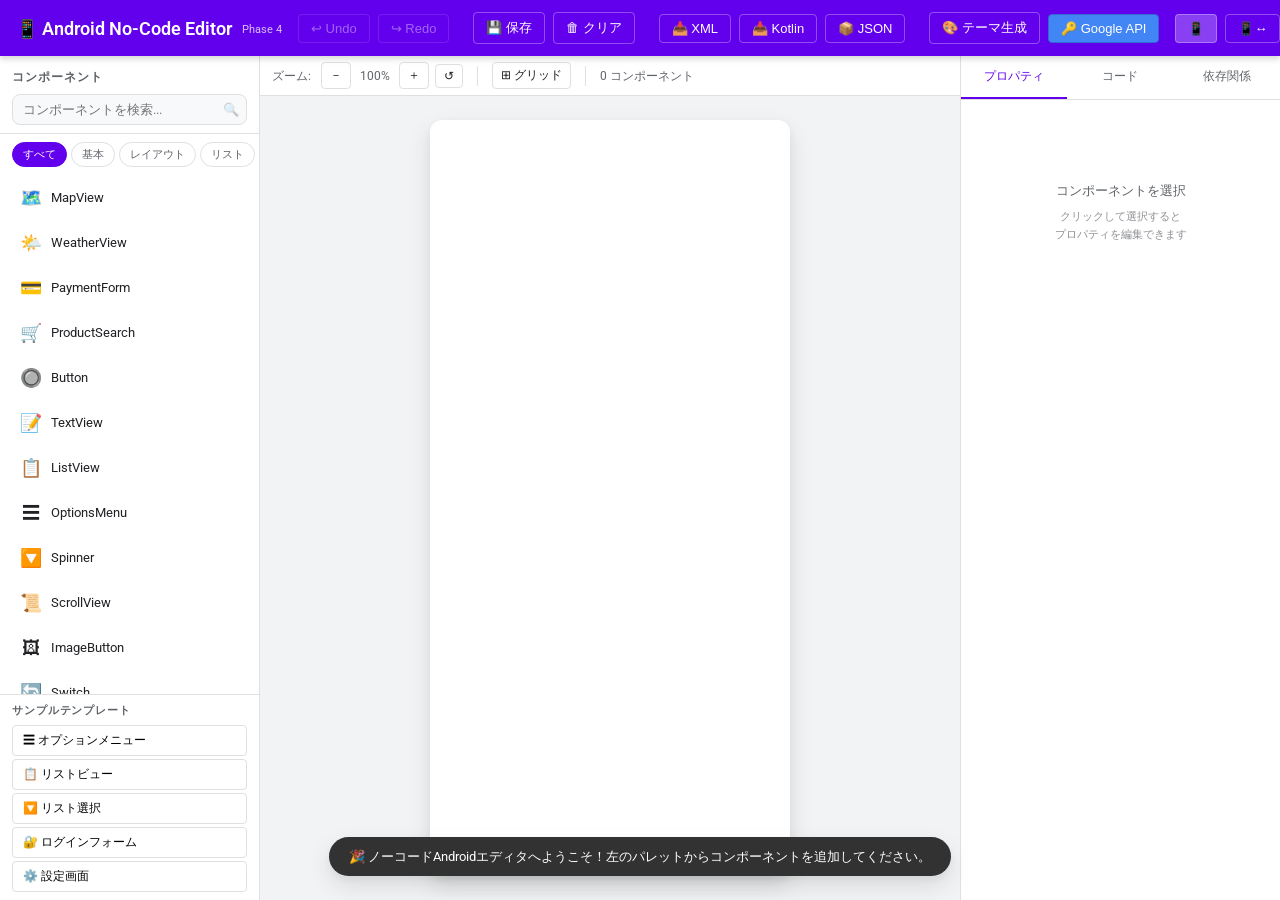
<file: index.html>
<!DOCTYPE html>
<html lang="ja">
<head>
  <meta charset="UTF-8">
  <meta name="viewport" content="width=device-width, initial-scale=1.0">
  <title>Android No-Code Editor</title>

  <!-- Google Fonts -->
  <link rel="preconnect" href="https://fonts.googleapis.com">
  <link href="https://fonts.googleapis.com/css2?family=Roboto:wght@300;400;500;600;700&family=Roboto+Mono:wght@400;500&display=swap" rel="stylesheet">

  <!-- Styles -->
  <link rel="stylesheet" href="styles/style.css">
  <link rel="stylesheet" href="styles/phase3-components.css">
  <link rel="stylesheet" href="styles/material-design.css">
  <link rel="stylesheet" href="styles/google-apis.css">
</head>
<body>

<div class="app-wrapper">

  <!-- ===== Top Toolbar ===== -->
  <header class="app-toolbar">
    <span class="app-title">📱 Android No-Code Editor <span>Phase 4</span></span>

    <!-- Undo / Redo -->
    <button class="toolbar-btn" id="btnUndo" disabled title="元に戻す (Ctrl+Z)">↩ Undo</button>
    <button class="toolbar-btn" id="btnRedo" disabled title="やり直す (Ctrl+Y)">↪ Redo</button>

    <div class="toolbar-divider"></div>

    <!-- Project controls -->
    <button class="toolbar-btn" id="btnSave" title="保存 (Ctrl+S)">💾 保存</button>
    <button class="toolbar-btn" id="btnClear" title="クリア">🗑 クリア</button>

    <div class="toolbar-divider"></div>

    <!-- Export -->
    <button class="toolbar-btn" id="btnExportXml" title="XMLをダウンロード">📥 XML</button>
    <button class="toolbar-btn" id="btnExportKt" title="Kotlinをダウンロード">📥 Kotlin</button>
    <button class="toolbar-btn" id="btnExportJson" title="JSONで保存">📦 JSON</button>

    <div class="toolbar-divider"></div>

    <!-- Theme generator -->
    <button class="toolbar-btn" id="btnGenerateTheme" title="Material Designテーマ生成">🎨 テーマ生成</button>

    <!-- Google API settings -->
    <button class="toolbar-btn google-api-btn" id="btnGoogleApiSettings" title="Google API設定">🔑 Google API</button>

    <div class="toolbar-spacer"></div>

    <!-- Device selector -->
    <button class="toolbar-btn active" data-device="phone_portrait" title="スマートフォン（縦）">📱</button>
    <button class="toolbar-btn" data-device="phone_landscape" title="スマートフォン（横）">📱↔</button>
    <button class="toolbar-btn" data-device="tablet_portrait" title="タブレット（縦）">📟</button>
  </header>

  <!-- ===== Main Body ===== -->
  <div class="app-body">

    <!-- ===== Left Sidebar: Component Palette ===== -->
    <aside class="sidebar">
      <div class="sidebar-header">
        <div class="sidebar-title">コンポーネント</div>
        <div class="search-box">
          <input type="text" id="componentSearch" class="search-input" placeholder="コンポーネントを検索..." autocomplete="off">
          <span class="search-icon">🔍</span>
        </div>
      </div>

      <!-- Category tabs -->
      <div class="category-tabs">
        <button class="category-tab active" data-category="all">すべて</button>
        <button class="category-tab" data-category="basic">基本</button>
        <button class="category-tab" data-category="layout">レイアウト</button>
        <button class="category-tab" data-category="list">リスト</button>
        <button class="category-tab" data-category="material">Material</button>
        <button class="category-tab" data-category="navigation">ナビ</button>
        <button class="category-tab" data-category="google">Google</button>
        <button class="category-tab" data-category="weather">Weather</button>
        <button class="category-tab" data-category="payment">Payment</button>
        <button class="category-tab" data-category="ecommerce">eCommerce</button>
        <button class="category-tab" data-category="favorites">★</button>
        <button class="category-tab" data-category="recent">最近</button>
      </div>

      <!-- Component list -->
      <div class="palette-scroll">
        <div id="componentPalette">
          <div class="palette-empty">読み込み中...</div>
        </div>
      </div>

      <!-- Sample templates -->
      <div class="samples-section">
        <div class="samples-title">サンプルテンプレート</div>
        <div class="samples-list">
          <button class="sample-btn" data-sample="options_menu">☰ オプションメニュー</button>
          <button class="sample-btn" data-sample="list_view">📋 リストビュー</button>
          <button class="sample-btn" data-sample="list_select">🔽 リスト選択</button>
          <button class="sample-btn" data-sample="login_form">🔐 ログインフォーム</button>
          <button class="sample-btn" data-sample="settings">⚙️ 設定画面</button>
        </div>
      </div>
    </aside>

    <!-- ===== Center: Canvas ===== -->
    <main class="canvas-area">
      <!-- Canvas toolbar -->
      <div class="canvas-toolbar">
        <span class="canvas-toolbar-label">ズーム:</span>
        <button class="canvas-btn" id="btnZoomOut" title="ズームアウト">－</button>
        <span class="zoom-label" id="zoomLabel">100%</span>
        <button class="canvas-btn" id="btnZoomIn" title="ズームイン">＋</button>
        <button class="canvas-btn" id="btnZoomReset" title="ズームリセット">↺</button>

        <div style="width:1px;height:20px;background:var(--divider);margin:0 8px;"></div>

        <button class="canvas-btn" id="btnGrid" title="グリッド表示">⊞ グリッド</button>

        <div style="width:1px;height:20px;background:var(--divider);margin:0 8px;"></div>

        <span class="canvas-toolbar-label" id="componentCount" style="font-size:12px;color:var(--on-surface-secondary);">0 コンポーネント</span>
      </div>

      <!-- Scrollable canvas area -->
      <div class="canvas-scroll">
        <div class="canvas-wrapper" id="canvasWrapper">
          <div id="canvas"></div>
        </div>
      </div>
    </main>

    <!-- ===== Right Panel: Properties + Code ===== -->
    <aside class="right-panel">
      <div class="panel-tabs">
        <button class="panel-tab active" id="tabProperties" onclick="switchRightPanel('properties')">プロパティ</button>
        <button class="panel-tab" id="tabCode" onclick="switchRightPanel('code')">コード</button>
        <button class="panel-tab" id="tabDeps" onclick="switchRightPanel('deps')">依存関係</button>
      </div>

      <!-- Properties panel -->
      <div class="panel-content" id="panelProperties">
        <div id="propertiesPanel">
          <div class="properties-empty">
            <div>コンポーネントを選択</div>
            <div class="properties-empty-hint">クリックして選択すると<br>プロパティを編集できます</div>
          </div>
        </div>
      </div>

      <!-- Code panel -->
      <div class="panel-content" id="panelCode" style="display:none;">
        <div class="code-tabs">
          <button class="code-tab active" data-code-tab="xml">XML</button>
          <button class="code-tab" data-code-tab="kotlin">Kotlin</button>
          <button class="code-tab" data-code-tab="strings">strings.xml</button>
        </div>

        <!-- XML panel -->
        <div data-code-panel="xml" class="code-panel" style="display:flex;flex-direction:column;">
          <div class="code-actions">
            <button class="code-action-btn" id="btnCopyXml">📋 コピー</button>
            <button class="code-action-btn" id="btnExportXml2" onclick="document.getElementById('btnExportXml').click()">⬇ DL</button>
          </div>
          <div class="code-output-wrapper">
            <pre class="code-output" id="xmlOutput">&lt;!-- コンポーネントを追加するとXMLが生成されます --&gt;</pre>
          </div>
        </div>

        <!-- Kotlin panel -->
        <div data-code-panel="kotlin" class="code-panel" style="display:none;flex-direction:column;">
          <div class="code-actions">
            <button class="code-action-btn" id="btnCopyKt">📋 コピー</button>
            <button class="code-action-btn" id="btnExportKt2" onclick="document.getElementById('btnExportKt').click()">⬇ DL</button>
          </div>
          <div class="code-output-wrapper">
            <pre class="code-output" id="kotlinOutput">// コンポーネントを追加するとKotlinコードが生成されます</pre>
          </div>
        </div>

        <!-- strings.xml panel -->
        <div data-code-panel="strings" class="code-panel" style="display:none;flex-direction:column;">
          <div class="code-actions">
            <button class="code-action-btn" id="btnCopyStrings">📋 コピー</button>
          </div>
          <div class="code-output-wrapper">
            <pre class="code-output" id="stringsOutput">&lt;?xml version="1.0" encoding="utf-8"?&gt;
&lt;resources&gt;
    &lt;string name="app_name"&gt;MyApp&lt;/string&gt;
&lt;/resources&gt;</pre>
          </div>
        </div>
      </div>

      <!-- Dependencies panel -->
      <div class="panel-content" id="panelDeps" style="display:none;">
        <div style="padding:12px;">
          <div style="font-size:12px;font-weight:600;text-transform:uppercase;letter-spacing:0.08em;color:var(--on-surface-secondary);margin-bottom:8px;">
            必要な依存関係
          </div>
          <div id="depsOutput" style="font-size:12px;color:var(--on-surface-secondary);">
            コンポーネントを追加すると依存関係が表示されます
          </div>
          <hr class="code-section-sep" style="margin-top:16px;">
          <div style="font-size:12px;font-weight:600;text-transform:uppercase;letter-spacing:0.08em;color:var(--on-surface-secondary);margin-bottom:8px;margin-top:12px;">
            AndroidManifest.xml
          </div>
          <div class="code-output-wrapper" style="max-height:200px;overflow-y:auto;background:var(--surface-variant);border-radius:4px;">
            <pre class="code-output" id="manifestOutput" style="font-size:10px;padding:8px;"></pre>
          </div>
          <hr class="code-section-sep">
          <div style="font-size:12px;font-weight:600;text-transform:uppercase;letter-spacing:0.08em;color:var(--on-surface-secondary);margin-bottom:8px;">
            build.gradle (app)
          </div>
          <div class="code-output-wrapper" style="max-height:200px;overflow-y:auto;background:var(--surface-variant);border-radius:4px;">
            <pre class="code-output" id="gradleOutput" style="font-size:10px;padding:8px;"></pre>
          </div>
        </div>
      </div>
    </aside>

  </div><!-- /app-body -->
</div><!-- /app-wrapper -->


<!-- ===== Theme Generator Modal ===== -->
<div class="modal-overlay" id="themeModal">
  <div class="modal" style="max-width:560px;">
    <div class="modal-title">🎨 Material Design テーマ生成</div>

    <div class="theme-gen-panel">
      <label class="theme-field-label">アプリ名</label>
      <input type="text" class="theme-field-input" id="themeAppName" value="MyApp" placeholder="MyApp">

      <label class="theme-field-label">パッケージ名</label>
      <input type="text" class="theme-field-input" id="themePackageName" value="com.example.myapp" placeholder="com.example.myapp">

      <label class="theme-field-label">テーマカラー</label>
      <div class="color-swatch-grid" id="colorSwatches"></div>

      <label class="theme-field-label">プレビュー</label>
      <div class="theme-gen-preview">
        <div class="theme-gen-preview-bar" id="themePreviewBar" style="background:#6750A4;">
          <span id="themePreviewTitle">MyApp</span>
        </div>
        <div class="theme-gen-preview-content">
          <button class="md3-btn md3-btn-filled" id="themePreviewBtn" style="background:#6750A4;">確認</button>
          <button class="md3-btn md3-btn-outlined" id="themePreviewBtnOutlined" style="color:#6750A4;border-color:#79747E;">キャンセル</button>
          <div class="md3-chip md3-chip-filter" id="themePreviewChip" style="background:#E8DEF8;color:#21005D;">チップ</div>
        </div>
      </div>
    </div>

    <div class="modal-actions">
      <button class="btn-secondary" onclick="document.getElementById('themeModal').style.display='none'">閉じる</button>
      <button class="btn-primary" id="btnDownloadTheme">📥 themes.xml を生成</button>
      <button class="btn-primary" id="btnDownloadColors">📥 colors.xml を生成</button>
      <button class="btn-primary" id="btnDownloadManifest">📥 Manifest を生成</button>
    </div>
  </div>
</div>


<!-- ===== Google API Settings Modal ===== -->
<div class="modal-overlay" id="googleApiModal">
  <div class="modal" style="max-width:560px;">
    <div class="modal-title">🔑 API 設定</div>

    <!-- Tab bar: Google Maps / 外部API -->
    <div class="ext-api-tabs" id="apiModalTabs">
      <button class="ext-api-tab active" data-api-tab="maps">🗺️ Google Maps</button>
      <button class="ext-api-tab" data-api-tab="weather">🌤️ OpenWeatherMap</button>
      <button class="ext-api-tab" data-api-tab="stripe">💳 Stripe</button>
      <button class="ext-api-tab" data-api-tab="rakuten">🛒 楽天</button>
    </div>

    <!-- ---- Google Maps panel ---- -->
    <div class="ext-api-panel active" id="apiPanel-maps">
      <div class="google-modal-header">
        <div class="google-modal-logo">🗺️</div>
        <div class="google-modal-title-block">
          <h2>Google Maps API キー</h2>
          <p>MapView コンポーネントの地図表示に使用します</p>
        </div>
      </div>
      <div class="api-security-notice">
        ⚠️ APIキーはローカルストレージに難読化保存されます。本番環境では
        <a href="https://console.cloud.google.com/apis/credentials" target="_blank" rel="noopener">
          Google Cloud Console
        </a>
        でキーに制限を設定してください。
      </div>
      <div class="maps-props-section">
        <div class="maps-props-section-title">Maps API キー</div>
        <div class="api-key-group">
          <input type="password" id="gApiKeyInput" class="api-key-input"
                 placeholder="AIzaSy..." autocomplete="off" spellcheck="false">
          <button class="api-key-toggle-btn" id="gApiKeyToggle" title="表示/非表示">👁</button>
        </div>
        <div class="api-key-status" id="gApiKeyStatus"></div>
      </div>
      <div class="maps-props-section">
        <div class="maps-props-section-title">キー取得手順</div>
        <ol class="api-steps-list">
          <li><span class="api-step-num">1</span><span class="api-step-text"><a href="https://console.cloud.google.com/" target="_blank" rel="noopener">Google Cloud Console</a> でプロジェクトを作成または選択</span></li>
          <li><span class="api-step-num">2</span><span class="api-step-text">「APIとサービス」→「ライブラリ」から <strong>Maps SDK for Android</strong> を有効化</span></li>
          <li><span class="api-step-num">3</span><span class="api-step-text">「認証情報」→「認証情報を作成」→「APIキー」をクリック</span></li>
          <li><span class="api-step-num">4</span><span class="api-step-text">作成されたキーを上のフィールドに貼り付けて「保存」</span></li>
          <li><span class="api-step-num">5</span><span class="api-step-text">「キーを制限」でAndroidアプリのパッケージ名・SHA-1を設定（推奨）</span></li>
        </ol>
      </div>
    </div>

    <!-- ---- OpenWeatherMap panel ---- -->
    <div class="ext-api-panel" id="apiPanel-weather">
      <div class="google-modal-header">
        <div class="google-modal-logo">🌤️</div>
        <div class="google-modal-title-block">
          <h2>OpenWeatherMap APIキー</h2>
          <p>WeatherView コンポーネントの天気データ取得に使用します</p>
        </div>
      </div>
      <div class="api-security-notice">
        ⚠️ APIキーはローカルストレージに難読化保存されます。
        <a href="https://openweathermap.org/api" target="_blank" rel="noopener">openweathermap.org</a>
        で無料アカウントを作成してキーを取得してください。
      </div>
      <div class="maps-props-section">
        <div class="maps-props-section-title">OpenWeatherMap APIキー</div>
        <div class="api-key-group">
          <input type="password" id="weatherApiKeyInput" class="api-key-input"
                 placeholder="xxxxxxxxxxxxxxxxxxxxxxxxxxxxxxxx" autocomplete="off" spellcheck="false">
          <button class="api-key-toggle-btn" id="weatherApiKeyToggle" title="表示/非表示">👁</button>
        </div>
        <div class="api-key-status" id="weatherApiKeyStatus"></div>
      </div>
      <div class="maps-props-section">
        <div class="maps-props-section-title">キー取得手順</div>
        <ol class="api-steps-list">
          <li><span class="api-step-num">1</span><span class="api-step-text"><a href="https://openweathermap.org/api" target="_blank" rel="noopener">openweathermap.org/api</a> で無料アカウントを作成</span></li>
          <li><span class="api-step-num">2</span><span class="api-step-text">ログイン後、右上ユーザー名 →「My API keys」をクリック</span></li>
          <li><span class="api-step-num">3</span><span class="api-step-text">デフォルトキーをコピー（または「Generate」で新規作成）</span></li>
          <li><span class="api-step-num">4</span><span class="api-step-text">上のフィールドに貼り付けて「保存」（有効化まで最大10分かかります）</span></li>
        </ol>
      </div>
    </div>

    <!-- ---- Stripe panel ---- -->
    <div class="ext-api-panel" id="apiPanel-stripe">
      <div class="google-modal-header">
        <div class="google-modal-logo">💳</div>
        <div class="google-modal-title-block">
          <h2>Stripe 公開キー</h2>
          <p>PaymentForm コンポーネントの決済処理に使用します</p>
        </div>
      </div>
      <div class="api-security-notice" style="background:#fff8e1;border-color:#f9a825;">
        🔒 <strong>シークレットキー (sk_...) はサーバー側のみで使用。</strong>
        Androidアプリには <strong>公開キー (pk_...) のみ</strong> を組み込んでください。<br>
        <a href="https://stripe.com/docs/keys" target="_blank" rel="noopener">Stripeキー管理について →</a>
      </div>
      <div class="maps-props-section">
        <div class="maps-props-section-title">公開キー (Publishable Key)</div>
        <div class="api-key-group">
          <input type="password" id="stripePubKeyInput" class="api-key-input"
                 placeholder="pk_test_..." autocomplete="off" spellcheck="false">
          <button class="api-key-toggle-btn" id="stripePubKeyToggle" title="表示/非表示">👁</button>
        </div>
        <div class="api-key-status" id="stripePubKeyStatus"></div>
      </div>
      <div class="maps-props-section">
        <div class="maps-props-section-title">🧪 テスト用カード番号</div>
        <div style="font-family:var(--font-mono);font-size:11px;background:var(--surface-variant);border-radius:4px;padding:8px;line-height:1.8;color:var(--on-surface);">
          <div><strong>成功:</strong> 4242 4242 4242 4242</div>
          <div><strong>3Dセキュア:</strong> 4000 0025 0000 3155</div>
          <div><strong>残高不足:</strong> 4000 0000 0000 9995</div>
          <div style="color:var(--on-surface-secondary);font-size:10px;">有効期限: 任意の未来日 / CVV: 任意の3桁</div>
        </div>
      </div>
      <div class="maps-props-section">
        <div class="maps-props-section-title">セットアップ手順</div>
        <ol class="api-steps-list">
          <li><span class="api-step-num">1</span><span class="api-step-text"><a href="https://dashboard.stripe.com/register" target="_blank" rel="noopener">Stripeダッシュボード</a> でアカウント作成</span></li>
          <li><span class="api-step-num">2</span><span class="api-step-text">「開発者」→「APIキー」から <strong>公開可能キー (pk_test_...)</strong> をコピー</span></li>
          <li><span class="api-step-num">3</span><span class="api-step-text">上のフィールドに貼り付けて「保存」</span></li>
        </ol>
      </div>
    </div>

    <!-- ---- Rakuten panel ---- -->
    <div class="ext-api-panel" id="apiPanel-rakuten">
      <div class="google-modal-header">
        <div class="google-modal-logo">🛒</div>
        <div class="google-modal-title-block">
          <h2>楽天アプリケーションID</h2>
          <p>ProductSearch コンポーネントの商品検索に使用します</p>
        </div>
      </div>
      <div class="api-security-notice">
        ⚠️ APIキーはローカルストレージに難読化保存されます。
        <a href="https://webservice.rakuten.co.jp/" target="_blank" rel="noopener">楽天ウェブサービス</a>
        でアプリ登録してIDを取得してください。
      </div>
      <div class="maps-props-section">
        <div class="maps-props-section-title">アプリケーションID</div>
        <div class="api-key-group">
          <input type="password" id="rakutenApiKeyInput" class="api-key-input"
                 placeholder="xxxxxxxxxxxxxxxxx" autocomplete="off" spellcheck="false">
          <button class="api-key-toggle-btn" id="rakutenApiKeyToggle" title="表示/非表示">👁</button>
        </div>
        <div class="api-key-status" id="rakutenApiKeyStatus"></div>
      </div>
      <div class="maps-props-section">
        <div class="maps-props-section-title">アフィリエイトID (任意)</div>
        <div class="api-key-group">
          <input type="text" id="rakutenAffiliateInput" class="api-key-input"
                 placeholder="xxxxxxxx.xxxxxxxx.xxxxxxxx.xxxxxxxx" autocomplete="off">
        </div>
        <div style="font-size:10px;color:var(--on-surface-secondary);margin-bottom:8px;">
          楽天アフィリエイトに登録するとリンク経由の購入で報酬が発生します
        </div>
      </div>
      <div class="maps-props-section">
        <div class="maps-props-section-title">セットアップ手順</div>
        <ol class="api-steps-list">
          <li><span class="api-step-num">1</span><span class="api-step-text"><a href="https://webservice.rakuten.co.jp/" target="_blank" rel="noopener">楽天ウェブサービス</a> でアプリを登録</span></li>
          <li><span class="api-step-num">2</span><span class="api-step-text">発行された <strong>アプリケーションID</strong> をコピー</span></li>
          <li><span class="api-step-num">3</span><span class="api-step-text">上のフィールドに貼り付けて「保存」</span></li>
        </ol>
      </div>
    </div>

    <div class="modal-actions">
      <button class="btn-secondary" id="btnGoogleApiClose">閉じる</button>
      <button class="btn-primary" id="btnGoogleApiSave">💾 保存</button>
    </div>
  </div>
</div>


<!-- ===== Marker Editor Modal ===== -->
<div class="modal-overlay" id="markerEditorModal">
  <div class="modal" style="max-width:460px;">
    <div class="modal-title" id="markerEditorModalTitle">📍 マーカーを追加</div>

    <div class="marker-form">
      <div>
        <label for="markerTitleInput" style="font-size:11px;color:var(--on-surface-secondary);margin-bottom:4px;display:block;">タイトル</label>
        <input type="text" id="markerTitleInput" class="maps-props-input"
               placeholder="マーカーのタイトル" style="width:100%;box-sizing:border-box;">
      </div>
      <div>
        <label for="markerSnippetInput" style="font-size:11px;color:var(--on-surface-secondary);margin-bottom:4px;display:block;">説明 (Snippet)</label>
        <input type="text" id="markerSnippetInput" class="maps-props-input"
               placeholder="クリック時に表示されるテキスト" style="width:100%;box-sizing:border-box;">
      </div>
      <div style="display:flex;gap:8px;">
        <div style="flex:1;">
          <label for="markerLatInput" style="font-size:11px;color:var(--on-surface-secondary);margin-bottom:4px;display:block;">緯度</label>
          <input type="number" id="markerLatInput" class="maps-props-input"
                 value="35.6762" step="0.0001" min="-90" max="90" style="width:100%;box-sizing:border-box;">
        </div>
        <div style="flex:1;">
          <label for="markerLngInput" style="font-size:11px;color:var(--on-surface-secondary);margin-bottom:4px;display:block;">経度</label>
          <input type="number" id="markerLngInput" class="maps-props-input"
                 value="139.6503" step="0.0001" min="-180" max="180" style="width:100%;box-sizing:border-box;">
        </div>
      </div>
    </div>

    <div class="modal-actions" style="margin-top:16px;">
      <button class="btn-secondary" id="btnMarkerEditorClose">キャンセル</button>
      <button class="btn-primary" id="btnMarkerEditorSave">📍 追加</button>
    </div>
  </div>
</div>



<!-- Phase 1: Core -->
<script src="scripts/components.js"></script>

<!-- Phase 2: Editor enhancements -->
<script src="scripts/undoRedo.js"></script>
<script src="scripts/projectManager.js"></script>

<!-- Phase 3: Extended components and systems -->
<script src="scripts/components-extended.js"></script>
<script src="scripts/component-registry.js"></script>
<script src="scripts/material-design.js"></script>
<script src="scripts/layout-manager.js"></script>
<script src="scripts/codeGenerator.js"></script>
<script src="scripts/samples.js"></script>

<!-- Phase 4: Google API Integration -->
<script src="scripts/google-apis/api-manager.js"></script>
<script src="scripts/google-apis/markers.js"></script>
<script src="scripts/google-apis/google-maps-codegen.js"></script>
<script src="scripts/google-apis/maps.js"></script>

<!-- Phase 4 Extended: Weather, Payment, eCommerce APIs -->
<script src="scripts/google-apis/weather-codegen.js"></script>
<script src="scripts/google-apis/weather.js"></script>
<script src="scripts/google-apis/stripe-codegen.js"></script>
<script src="scripts/google-apis/stripe.js"></script>
<script src="scripts/google-apis/rakuten-codegen.js"></script>
<script src="scripts/google-apis/rakuten.js"></script>

<!-- Editor core (must be last) -->
<script src="scripts/editor.js"></script>

<!-- ===== Inline Initialization ===== -->
<script>
// Right panel tab switcher
function switchRightPanel(tab) {
  document.getElementById('panelProperties').style.display = tab === 'properties' ? '' : 'none';
  document.getElementById('panelCode').style.display = tab === 'code' ? '' : 'none';
  document.getElementById('panelDeps').style.display = tab === 'deps' ? '' : 'none';

  document.getElementById('tabProperties').classList.toggle('active', tab === 'properties');
  document.getElementById('tabCode').classList.toggle('active', tab === 'code');
  document.getElementById('tabDeps').classList.toggle('active', tab === 'deps');
}

// Code tab switching
document.addEventListener('DOMContentLoaded', () => {
  document.querySelectorAll('[data-code-tab]').forEach(btn => {
    btn.addEventListener('click', () => {
      document.querySelectorAll('[data-code-tab]').forEach(b => b.classList.remove('active'));
      btn.classList.add('active');
      document.querySelectorAll('[data-code-panel]').forEach(panel => {
        panel.style.display = (panel.dataset.codePanel === btn.dataset.codeTab) ? 'flex' : 'none';
      });
    });
  });

  // Theme generator modal setup
  setupThemeGenerator();

  // Google API modal setup
  setupGoogleApiModal();

  // Strings copy
  const copyStringsBtn = document.getElementById('btnCopyStrings');
  if (copyStringsBtn) {
    copyStringsBtn.addEventListener('click', () => {
      const out = document.getElementById('stringsOutput');
      if (out) navigator.clipboard.writeText(out.textContent);
    });
  }

  // Component count update (hook into canvas mutations)
  const canvas = document.getElementById('canvas');
  if (canvas) {
    const observer = new MutationObserver(() => {
      const count = canvas.querySelectorAll('.canvas-component').length;
      const label = document.getElementById('componentCount');
      if (label) label.textContent = `${count} コンポーネント`;
    });
    observer.observe(canvas, { childList: true, subtree: false });
  }

  // Auto-update strings.xml and deps when editor changes
  setInterval(() => {
    if (typeof editor === 'undefined' || !editor._components) return;
    updateStringsXml();
    updateDepsPanel();
  }, 2000);
});

function updateStringsXml() {
  if (typeof editor === 'undefined' || !editor._components) return;
  if (typeof componentRegistry === 'undefined') return;
  const codeGen = new CodeGenerator(componentRegistry);
  const project = typeof projectManager !== 'undefined' ? projectManager.getCurrentProject() : null;
  const xml = codeGen.generateStringsXml(editor._components, {
    appName: project ? project.appName : 'MyApp'
  });
  const out = document.getElementById('stringsOutput');
  if (out) out.textContent = xml;
}

function updateDepsPanel() {
  if (typeof editor === 'undefined' || !editor._components) return;
  if (typeof componentRegistry === 'undefined') return;

  const deps = componentRegistry.getRequiredDependencies(editor._components);
  const depsOut = document.getElementById('depsOutput');
  if (depsOut) {
    if (deps.length === 0) {
      depsOut.innerHTML = '<span style="color:var(--success)">✓ 追加の依存関係は不要です</span>';
    } else {
      depsOut.innerHTML = deps.map(d =>
        `<div style="font-family:var(--font-mono);font-size:11px;padding:4px 6px;background:var(--surface-variant);border-radius:3px;margin-bottom:4px;word-break:break-all;">${d}</div>`
      ).join('');
    }
  }

  const hasMapView     = editor._components.some(c => c.type === 'MapView');
  const hasWeather     = editor._components.some(c => c.type === 'WeatherView');
  const hasPayment     = editor._components.some(c => c.type === 'PaymentForm');
  const hasProduct     = editor._components.some(c => c.type === 'ProductSearch');
  const project        = typeof projectManager !== 'undefined' ? projectManager.getCurrentProject() : null;
  const packageName    = project ? project.packageName : 'com.example.myapp';
  const appName        = project ? project.appName     : 'MyApp';

  // Update build.gradle – prefer most specific generator
  const gradleOut = document.getElementById('gradleOutput');
  if (gradleOut) {
    if (hasMapView && typeof GoogleMapsCodegen !== 'undefined') {
      gradleOut.textContent = GoogleMapsCodegen.generateGradleContent({ appId: packageName });
    } else if (hasWeather && typeof WeatherCodegen !== 'undefined') {
      gradleOut.textContent = WeatherCodegen.generateGradleContent({ appId: packageName });
    } else if (hasPayment && typeof StripeCodegen !== 'undefined') {
      gradleOut.textContent = StripeCodegen.generateGradleContent({ appId: packageName });
    } else if (hasProduct && typeof RakutenCodegen !== 'undefined') {
      gradleOut.textContent = RakutenCodegen.generateGradleContent({ appId: packageName });
    } else if (typeof MATERIAL_DESIGN !== 'undefined') {
      gradleOut.textContent = MATERIAL_DESIGN.generateGradleDependencies(deps);
    }
  }

  // Update manifest
  const manifestOut = document.getElementById('manifestOutput');
  if (manifestOut) {
    if (hasMapView && typeof GoogleMapsCodegen !== 'undefined') {
      const apiKey = typeof GoogleApiManager !== 'undefined'
        ? GoogleApiManager.getApiKey('maps') || 'YOUR_GOOGLE_MAPS_API_KEY'
        : 'YOUR_GOOGLE_MAPS_API_KEY';
      manifestOut.textContent = GoogleMapsCodegen.generateManifestXml({
        packageName,
        appName,
        apiKey,
        needsLocation: editor._components.some(c => c.type === 'MapView' && c.props && c.props.showMyLocation),
      });
    } else if ((hasWeather || hasPayment || hasProduct) && typeof MATERIAL_DESIGN !== 'undefined') {
      // Internet permission is needed for external API components
      manifestOut.textContent = MATERIAL_DESIGN.generateManifestXml({ packageName, appName });
    } else if (typeof MATERIAL_DESIGN !== 'undefined') {
      manifestOut.textContent = MATERIAL_DESIGN.generateManifestXml({ packageName, appName });
    }
  }
}

function setupThemeGenerator() {
  const swatchGrid = document.getElementById('colorSwatches');
  if (!swatchGrid || typeof MATERIAL_DESIGN === 'undefined') return;

  let selectedSeed = MATERIAL_DESIGN.colorSeeds[0];

  MATERIAL_DESIGN.colorSeeds.forEach((seed, i) => {
    const swatch = document.createElement('div');
    swatch.className = `color-swatch${i === 0 ? ' selected' : ''}`;
    swatch.style.background = seed.primary;
    swatch.title = seed.name;
    swatch.addEventListener('click', () => {
      document.querySelectorAll('.color-swatch').forEach(s => s.classList.remove('selected'));
      swatch.classList.add('selected');
      selectedSeed = seed;
      updateThemePreview(seed);
    });
    swatchGrid.appendChild(swatch);
  });

  function updateThemePreview(seed) {
    const bar = document.getElementById('themePreviewBar');
    const btn = document.getElementById('themePreviewBtn');
    const btnOut = document.getElementById('themePreviewBtnOutlined');
    const chip = document.getElementById('themePreviewChip');
    if (bar) bar.style.background = seed.primary;
    if (btn) { btn.style.background = seed.primary; btn.style.color = '#fff'; }
    if (btnOut) { btnOut.style.color = seed.primary; }
    if (chip) { chip.style.color = seed.primary; }
  }

  // Sync app name to preview
  const appNameInput = document.getElementById('themeAppName');
  if (appNameInput) {
    appNameInput.addEventListener('input', () => {
      const t = document.getElementById('themePreviewTitle');
      if (t) t.textContent = appNameInput.value || 'MyApp';
    });
  }

  // Download buttons
  const downloadThemeBtn = document.getElementById('btnDownloadTheme');
  if (downloadThemeBtn) {
    downloadThemeBtn.addEventListener('click', () => {
      const xml = MATERIAL_DESIGN.generateThemesXml({
        appName: document.getElementById('themeAppName').value || 'MyApp',
        seedColor: selectedSeed,
      });
      downloadFile('themes.xml', xml, 'text/xml');
    });
  }

  const downloadColorsBtn = document.getElementById('btnDownloadColors');
  if (downloadColorsBtn) {
    downloadColorsBtn.addEventListener('click', () => {
      const xml = MATERIAL_DESIGN.generateColorsXml({ seedColor: selectedSeed });
      downloadFile('colors.xml', xml, 'text/xml');
    });
  }

  const downloadManifestBtn = document.getElementById('btnDownloadManifest');
  if (downloadManifestBtn) {
    downloadManifestBtn.addEventListener('click', () => {
      const xml = MATERIAL_DESIGN.generateManifestXml({
        appName: document.getElementById('themeAppName').value || 'MyApp',
        packageName: document.getElementById('themePackageName').value || 'com.example.myapp',
      });
      downloadFile('AndroidManifest.xml', xml, 'text/xml');
    });
  }
}

function downloadFile(filename, content, mimeType) {
  const blob = new Blob([content], { type: mimeType });
  const url = URL.createObjectURL(blob);
  const a = document.createElement('a');
  a.href = url;
  a.download = filename;
  a.click();
  URL.revokeObjectURL(url);
}

// ---- Google API Modal (with tabs for Maps / Weather / Stripe / Rakuten) ----
function setupGoogleApiModal() {
  const openBtn = document.getElementById('btnGoogleApiSettings');
  const modal   = document.getElementById('googleApiModal');
  const closeBtn = document.getElementById('btnGoogleApiClose');
  const saveBtn  = document.getElementById('btnGoogleApiSave');

  if (!openBtn || !modal) return;

  // ---- Tab switching ----
  const apiTabBtns   = modal.querySelectorAll('.ext-api-tab');
  const apiPanels    = modal.querySelectorAll('.ext-api-panel');
  let activeApiTab   = 'maps';

  apiTabBtns.forEach(btn => {
    btn.addEventListener('click', () => {
      apiTabBtns.forEach(b => b.classList.remove('active'));
      apiPanels.forEach(p => p.classList.remove('active'));
      btn.classList.add('active');
      const panelId = 'apiPanel-' + btn.dataset.apiTab;
      const panel = document.getElementById(panelId);
      if (panel) panel.classList.add('active');
      activeApiTab = btn.dataset.apiTab || 'maps';
    });
  });

  // ---- Helper: setup a key input with toggle + status ----
  function _setupKeyInput(inputId, toggleId, statusId, validatorFn) {
    const input  = document.getElementById(inputId);
    const toggle = document.getElementById(toggleId);
    const status = document.getElementById(statusId);
    if (!input) return;

    if (toggle) {
      toggle.addEventListener('click', () => {
        input.type = input.type === 'password' ? 'text' : 'password';
        toggle.textContent = input.type === 'password' ? '👁' : '🙈';
      });
    }

    function _update() {
      if (!status) return;
      const val = input.value.trim();
      if (!val) { input.className = 'api-key-input'; status.textContent = ''; return; }
      const valid = validatorFn ? validatorFn(val) : val.length >= 20;
      input.className = `api-key-input ${valid ? 'valid' : 'invalid'}`;
      status.textContent = valid ? '✓ 有効なキー形式です' : '⚠ キー形式を確認してください';
      status.className = `api-key-status ${valid ? 'ok' : 'error'}`;
    }
    input.addEventListener('input', _update);
    return _update;
  }

  // ---- Maps ----
  const mapsUpdate = _setupKeyInput('gApiKeyInput', 'gApiKeyToggle', 'gApiKeyStatus',
    (k) => typeof GoogleApiManager !== 'undefined' ? GoogleApiManager.validateApiKey(k) : k.length >= 20);

  // ---- Weather ----
  _setupKeyInput('weatherApiKeyInput', 'weatherApiKeyToggle', 'weatherApiKeyStatus',
    (k) => k.length >= 20 && /^[a-f0-9]+$/.test(k));

  // ---- Stripe ----
  _setupKeyInput('stripePubKeyInput', 'stripePubKeyToggle', 'stripePubKeyStatus',
    (k) => k.startsWith('pk_') && k.length >= 20);

  // ---- Rakuten ----
  _setupKeyInput('rakutenApiKeyInput', 'rakutenApiKeyToggle', 'rakutenApiKeyStatus',
    (k) => k.length >= 10);

  // ---- Pre-fill saved keys on open ----
  openBtn.addEventListener('click', () => {
    if (typeof GoogleApiManager !== 'undefined') {
      const mapsInput    = document.getElementById('gApiKeyInput');
      const weatherInput = document.getElementById('weatherApiKeyInput');
      const stripeInput  = document.getElementById('stripePubKeyInput');
      const rakutenInput = document.getElementById('rakutenApiKeyInput');
      const rakutenAff   = document.getElementById('rakutenAffiliateInput');
      if (mapsInput)    mapsInput.value    = GoogleApiManager.getApiKey('maps')    || '';
      if (weatherInput) weatherInput.value = GoogleApiManager.getApiKey('weather') || '';
      if (stripeInput)  stripeInput.value  = GoogleApiManager.getApiKey('stripe')  || '';
      if (rakutenInput) rakutenInput.value = GoogleApiManager.getApiKey('rakuten') || '';
      if (rakutenAff)   rakutenAff.value   = GoogleApiManager.getApiKey('rakuten_affiliate') || '';
    }
    if (mapsUpdate) mapsUpdate();
    modal.style.display = 'flex';
  });

  if (closeBtn) closeBtn.addEventListener('click', () => { modal.style.display = 'none'; });
  modal.addEventListener('click', (e) => { if (e.target === modal) modal.style.display = 'none'; });

  // ---- Save (saves the currently active tab's key) ----
  if (saveBtn) {
    saveBtn.addEventListener('click', () => {
      if (typeof GoogleApiManager === 'undefined') return;

      const savedInfo = {
        maps:    { inputId: 'gApiKeyInput',        service: 'maps',               label: 'Maps SDK for Android' },
        weather: { inputId: 'weatherApiKeyInput',  service: 'weather',            label: 'OpenWeatherMap' },
        stripe:  { inputId: 'stripePubKeyInput',   service: 'stripe',             label: 'Stripe' },
        rakuten: { inputId: 'rakutenApiKeyInput',  service: 'rakuten',            label: '楽天API' },
      };

      const info = savedInfo[activeApiTab];
      if (!info) return;

      const input  = document.getElementById(info.inputId);
      const status = document.getElementById(info.inputId.replace('Input', 'Status').replace('KeyInput', 'KeyStatus'));
      const key    = input ? input.value.trim() : '';

      GoogleApiManager.setApiKey(info.service, key);
      if (key) GoogleApiManager.markApiUsed(info.label);

      // Also save rakuten affiliate if on rakuten tab
      if (activeApiTab === 'rakuten') {
        const affInput = document.getElementById('rakutenAffiliateInput');
        if (affInput) GoogleApiManager.setApiKey('rakuten_affiliate', affInput.value.trim());
      }

      if (status) {
        status.textContent = key ? '✓ 保存しました' : '(キーをクリアしました)';
        status.className = 'api-key-status ok';
      }
      setTimeout(() => { modal.style.display = 'none'; }, 800);
    });
  }

  // ---- Marker Editor Modal ----
  const markerModal = document.getElementById('markerEditorModal');
  const markerClose = document.getElementById('btnMarkerEditorClose');
  const markerSave  = document.getElementById('btnMarkerEditorSave');

  if (markerClose && markerModal) {
    markerClose.addEventListener('click', () => { markerModal.style.display = 'none'; });
  }
  if (markerModal) {
    markerModal.addEventListener('click', (e) => {
      if (e.target === markerModal) markerModal.style.display = 'none';
    });
  }

  if (markerSave && markerModal) {
    markerSave.addEventListener('click', () => {
      const title   = (document.getElementById('markerTitleInput')   || {}).value || 'マーカー';
      const snippet = (document.getElementById('markerSnippetInput') || {}).value || '';
      const lat     = parseFloat((document.getElementById('markerLatInput') || {}).value || '35.6762');
      const lng     = parseFloat((document.getElementById('markerLngInput') || {}).value || '139.6503');

      const editingMapId = markerModal.dataset.mapId || '';
      if (editingMapId && typeof markerManager !== 'undefined') {
        markerManager.addMarker(editingMapId, { title, snippet, lat, lng });
      }
      markerModal.style.display = 'none';
    });
  }
}
</script>

</body>
</html>
</file>
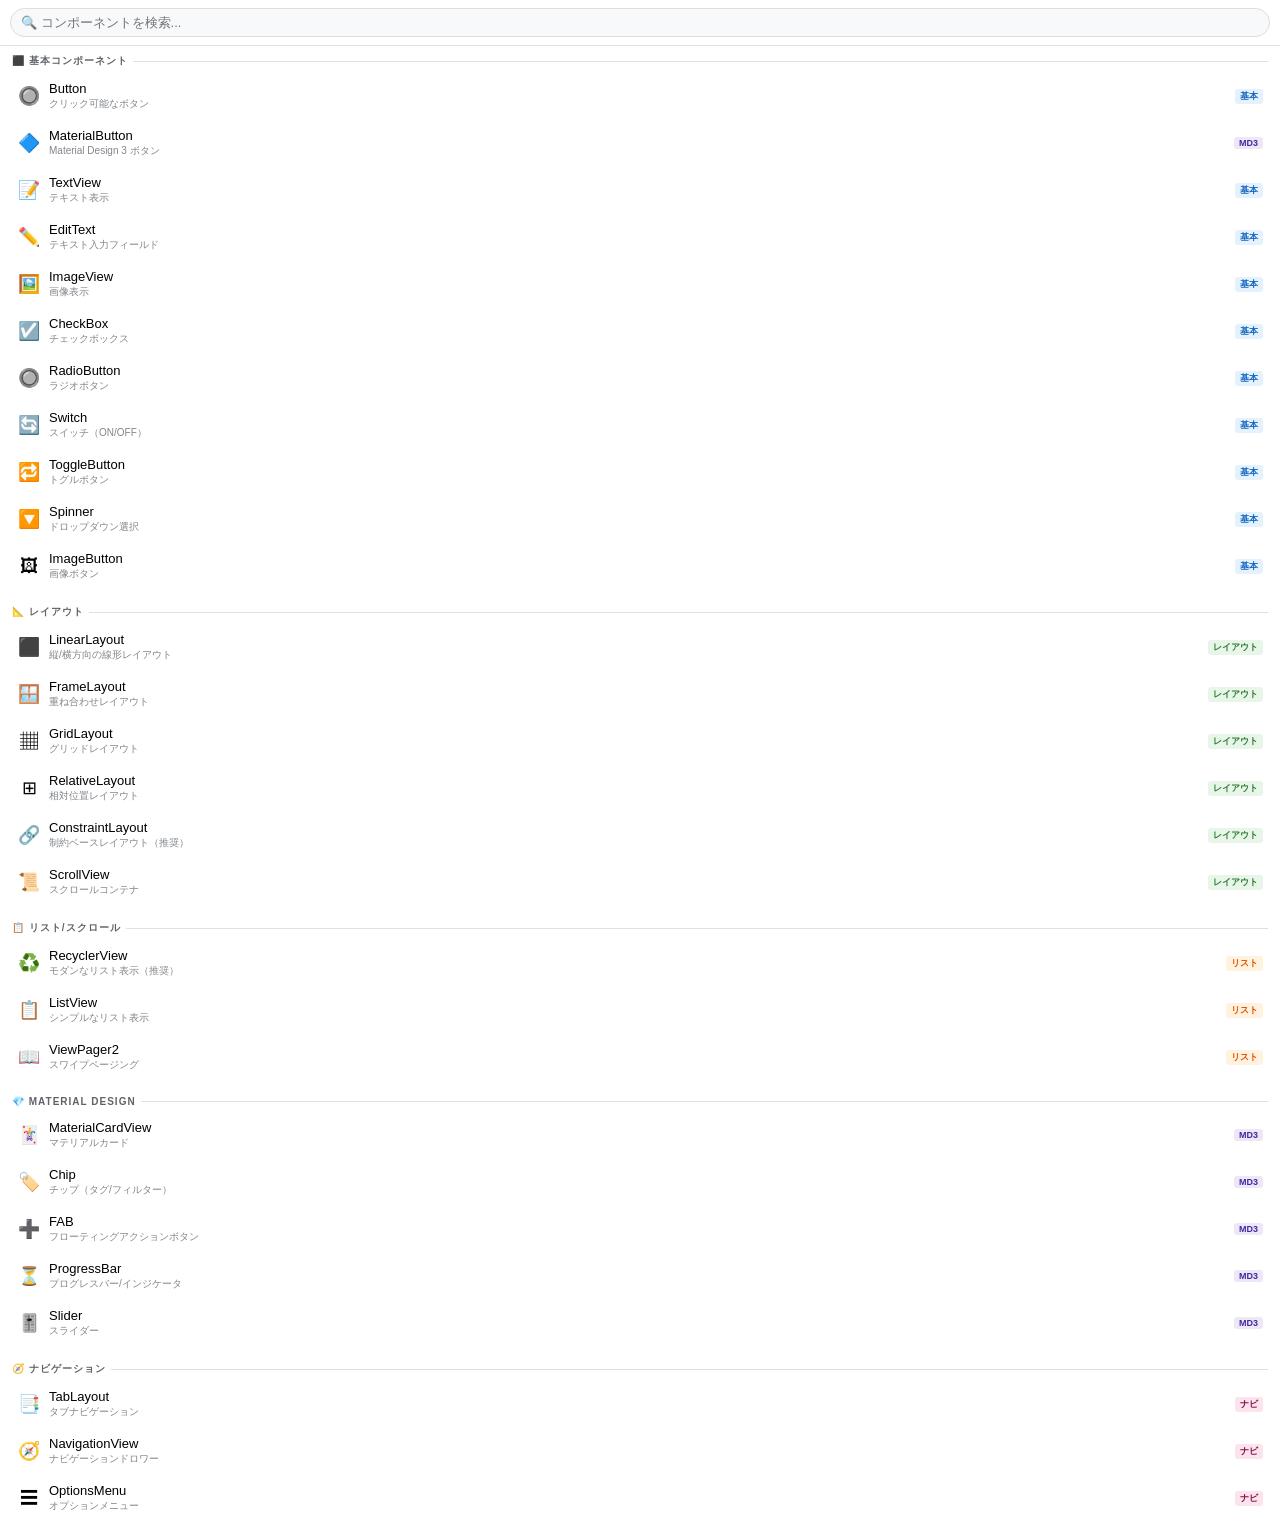
<file: ui/component-palette-extended.html>
<!DOCTYPE html>
<html lang="ja">
<head>
<meta charset="UTF-8">
<title>Component Palette (Extended)</title>
<style>
  body { font-family: Roboto, sans-serif; font-size: 13px; margin: 0; padding: 0; background: #fff; }
  .palette-section { margin-bottom: 8px; }
  .palette-section-heading {
    font-size: 10px; font-weight: 700; text-transform: uppercase;
    letter-spacing: 0.1em; color: #5f6368;
    padding: 8px 12px 4px;
    display: flex; align-items: center; gap: 5px;
  }
  .palette-section-heading::after {
    content: ''; flex: 1; height: 1px; background: #e0e0e0;
  }
  .palette-item {
    display: flex; align-items: center; gap: 8px;
    padding: 7px 12px; cursor: grab;
    transition: background 0.15s; border: 1px solid transparent;
    border-radius: 6px; margin: 1px 4px;
  }
  .palette-item:hover { background: #f1f3f4; border-color: #e0e0e0; }
  .palette-item:active { cursor: grabbing; }
  .icon { font-size: 18px; width: 24px; text-align: center; flex-shrink: 0; }
  .info { flex: 1; min-width: 0; }
  .name { font-size: 13px; font-weight: 500; }
  .desc { font-size: 10px; color: #80868b; margin-top: 1px; }
  .badge {
    font-size: 9px; padding: 1px 5px; border-radius: 3px;
    font-weight: 600; text-transform: uppercase; flex-shrink: 0;
  }
  .badge-basic { background: #E3F2FD; color: #1565C0; }
  .badge-layout { background: #E8F5E9; color: #2E7D32; }
  .badge-list { background: #FFF3E0; color: #E65100; }
  .badge-material { background: #EDE7F6; color: #4527A0; }
  .badge-nav { background: #FCE4EC; color: #880E4F; }
  .search-bar {
    padding: 8px 10px;
    border-bottom: 1px solid #e0e0e0;
    position: sticky; top: 0; background: white; z-index: 1;
  }
  .search-bar input {
    width: 100%; padding: 6px 10px;
    border: 1px solid #ddd; border-radius: 20px;
    font-size: 13px; box-sizing: border-box;
    background: #f8f9fa;
  }
  .search-bar input:focus { outline: none; border-color: #6200EE; background: white; }
</style>
</head>
<body>

<div class="search-bar">
  <input type="text" placeholder="🔍 コンポーネントを検索..." oninput="filterComponents(this.value)">
</div>

<div id="palette-content">

  <!-- ===== Basic Components ===== -->
  <div class="palette-section" data-category="basic">
    <div class="palette-section-heading">⬛ 基本コンポーネント</div>

    <div class="palette-item" draggable="true" data-type="Button" data-tags="button click action">
      <span class="icon">🔘</span>
      <div class="info"><div class="name">Button</div><div class="desc">クリック可能なボタン</div></div>
      <span class="badge badge-basic">基本</span>
    </div>

    <div class="palette-item" draggable="true" data-type="MaterialButton" data-tags="button material md3">
      <span class="icon">🔷</span>
      <div class="info"><div class="name">MaterialButton</div><div class="desc">Material Design 3 ボタン</div></div>
      <span class="badge badge-material">MD3</span>
    </div>

    <div class="palette-item" draggable="true" data-type="TextView" data-tags="text label display">
      <span class="icon">📝</span>
      <div class="info"><div class="name">TextView</div><div class="desc">テキスト表示</div></div>
      <span class="badge badge-basic">基本</span>
    </div>

    <div class="palette-item" draggable="true" data-type="EditText" data-tags="input text field form">
      <span class="icon">✏️</span>
      <div class="info"><div class="name">EditText</div><div class="desc">テキスト入力フィールド</div></div>
      <span class="badge badge-basic">基本</span>
    </div>

    <div class="palette-item" draggable="true" data-type="ImageView" data-tags="image photo picture drawable">
      <span class="icon">🖼️</span>
      <div class="info"><div class="name">ImageView</div><div class="desc">画像表示</div></div>
      <span class="badge badge-basic">基本</span>
    </div>

    <div class="palette-item" draggable="true" data-type="CheckBox" data-tags="checkbox check boolean">
      <span class="icon">☑️</span>
      <div class="info"><div class="name">CheckBox</div><div class="desc">チェックボックス</div></div>
      <span class="badge badge-basic">基本</span>
    </div>

    <div class="palette-item" draggable="true" data-type="RadioButton" data-tags="radio button select single">
      <span class="icon">🔘</span>
      <div class="info"><div class="name">RadioButton</div><div class="desc">ラジオボタン</div></div>
      <span class="badge badge-basic">基本</span>
    </div>

    <div class="palette-item" draggable="true" data-type="Switch" data-tags="switch toggle boolean">
      <span class="icon">🔄</span>
      <div class="info"><div class="name">Switch</div><div class="desc">スイッチ（ON/OFF）</div></div>
      <span class="badge badge-basic">基本</span>
    </div>

    <div class="palette-item" draggable="true" data-type="ToggleButton" data-tags="toggle button on off">
      <span class="icon">🔁</span>
      <div class="info"><div class="name">ToggleButton</div><div class="desc">トグルボタン</div></div>
      <span class="badge badge-basic">基本</span>
    </div>

    <div class="palette-item" draggable="true" data-type="Spinner" data-tags="spinner dropdown select">
      <span class="icon">🔽</span>
      <div class="info"><div class="name">Spinner</div><div class="desc">ドロップダウン選択</div></div>
      <span class="badge badge-basic">基本</span>
    </div>

    <div class="palette-item" draggable="true" data-type="ImageButton" data-tags="image button icon">
      <span class="icon">🖼</span>
      <div class="info"><div class="name">ImageButton</div><div class="desc">画像ボタン</div></div>
      <span class="badge badge-basic">基本</span>
    </div>
  </div>

  <!-- ===== Layout Components ===== -->
  <div class="palette-section" data-category="layout">
    <div class="palette-section-heading">📐 レイアウト</div>

    <div class="palette-item" draggable="true" data-type="LinearLayout" data-tags="layout linear vertical horizontal container">
      <span class="icon">⬛</span>
      <div class="info"><div class="name">LinearLayout</div><div class="desc">縦/横方向の線形レイアウト</div></div>
      <span class="badge badge-layout">レイアウト</span>
    </div>

    <div class="palette-item" draggable="true" data-type="FrameLayout" data-tags="layout frame overlay container">
      <span class="icon">🪟</span>
      <div class="info"><div class="name">FrameLayout</div><div class="desc">重ね合わせレイアウト</div></div>
      <span class="badge badge-layout">レイアウト</span>
    </div>

    <div class="palette-item" draggable="true" data-type="GridLayout" data-tags="layout grid columns container">
      <span class="icon">▦</span>
      <div class="info"><div class="name">GridLayout</div><div class="desc">グリッドレイアウト</div></div>
      <span class="badge badge-layout">レイアウト</span>
    </div>

    <div class="palette-item" draggable="true" data-type="RelativeLayout" data-tags="layout relative position container">
      <span class="icon">⊞</span>
      <div class="info"><div class="name">RelativeLayout</div><div class="desc">相対位置レイアウト</div></div>
      <span class="badge badge-layout">レイアウト</span>
    </div>

    <div class="palette-item" draggable="true" data-type="ConstraintLayout" data-tags="layout constraint responsive container">
      <span class="icon">🔗</span>
      <div class="info"><div class="name">ConstraintLayout</div><div class="desc">制約ベースレイアウト（推奨）</div></div>
      <span class="badge badge-layout">レイアウト</span>
    </div>

    <div class="palette-item" draggable="true" data-type="ScrollView" data-tags="scroll container layout">
      <span class="icon">📜</span>
      <div class="info"><div class="name">ScrollView</div><div class="desc">スクロールコンテナ</div></div>
      <span class="badge badge-layout">レイアウト</span>
    </div>
  </div>

  <!-- ===== List / Scroll Components ===== -->
  <div class="palette-section" data-category="list">
    <div class="palette-section-heading">📋 リスト/スクロール</div>

    <div class="palette-item" draggable="true" data-type="RecyclerView" data-tags="list recycler scroll adapter modern">
      <span class="icon">♻️</span>
      <div class="info"><div class="name">RecyclerView</div><div class="desc">モダンなリスト表示（推奨）</div></div>
      <span class="badge badge-list">リスト</span>
    </div>

    <div class="palette-item" draggable="true" data-type="ListView" data-tags="list scroll items">
      <span class="icon">📋</span>
      <div class="info"><div class="name">ListView</div><div class="desc">シンプルなリスト表示</div></div>
      <span class="badge badge-list">リスト</span>
    </div>

    <div class="palette-item" draggable="true" data-type="ViewPager" data-tags="pager swipe pages viewpager">
      <span class="icon">📖</span>
      <div class="info"><div class="name">ViewPager2</div><div class="desc">スワイプページング</div></div>
      <span class="badge badge-list">リスト</span>
    </div>
  </div>

  <!-- ===== Material Design Components ===== -->
  <div class="palette-section" data-category="material">
    <div class="palette-section-heading">💎 Material Design</div>

    <div class="palette-item" draggable="true" data-type="MaterialCardView" data-tags="card material container elevation">
      <span class="icon">🃏</span>
      <div class="info"><div class="name">MaterialCardView</div><div class="desc">マテリアルカード</div></div>
      <span class="badge badge-material">MD3</span>
    </div>

    <div class="palette-item" draggable="true" data-type="Chip" data-tags="chip tag filter material">
      <span class="icon">🏷️</span>
      <div class="info"><div class="name">Chip</div><div class="desc">チップ（タグ/フィルター）</div></div>
      <span class="badge badge-material">MD3</span>
    </div>

    <div class="palette-item" draggable="true" data-type="FloatingActionButton" data-tags="fab floating action button material">
      <span class="icon">➕</span>
      <div class="info"><div class="name">FAB</div><div class="desc">フローティングアクションボタン</div></div>
      <span class="badge badge-material">MD3</span>
    </div>

    <div class="palette-item" draggable="true" data-type="ProgressBar" data-tags="progress loading indicator bar">
      <span class="icon">⏳</span>
      <div class="info"><div class="name">ProgressBar</div><div class="desc">プログレスバー/インジケータ</div></div>
      <span class="badge badge-material">MD3</span>
    </div>

    <div class="palette-item" draggable="true" data-type="Slider" data-tags="slider range seek material">
      <span class="icon">🎚️</span>
      <div class="info"><div class="name">Slider</div><div class="desc">スライダー</div></div>
      <span class="badge badge-material">MD3</span>
    </div>
  </div>

  <!-- ===== Navigation Components ===== -->
  <div class="palette-section" data-category="navigation">
    <div class="palette-section-heading">🧭 ナビゲーション</div>

    <div class="palette-item" draggable="true" data-type="TabLayout" data-tags="tab navigation layout tabs">
      <span class="icon">📑</span>
      <div class="info"><div class="name">TabLayout</div><div class="desc">タブナビゲーション</div></div>
      <span class="badge badge-nav">ナビ</span>
    </div>

    <div class="palette-item" draggable="true" data-type="NavigationView" data-tags="navigation drawer menu nav">
      <span class="icon">🧭</span>
      <div class="info"><div class="name">NavigationView</div><div class="desc">ナビゲーションドロワー</div></div>
      <span class="badge badge-nav">ナビ</span>
    </div>

    <div class="palette-item" draggable="true" data-type="Menu" data-tags="menu navigation options">
      <span class="icon">☰</span>
      <div class="info"><div class="name">OptionsMenu</div><div class="desc">オプションメニュー</div></div>
      <span class="badge badge-nav">ナビ</span>
    </div>
  </div>

</div><!-- /palette-content -->

<script>
function filterComponents(query) {
  const q = query.toLowerCase().trim();
  const items = document.querySelectorAll('.palette-item');
  const sections = document.querySelectorAll('.palette-section');

  items.forEach(item => {
    const name = (item.querySelector('.name').textContent || '').toLowerCase();
    const desc = (item.querySelector('.desc').textContent || '').toLowerCase();
    const tags = (item.dataset.tags || '').toLowerCase();
    const match = !q || name.includes(q) || desc.includes(q) || tags.includes(q);
    item.style.display = match ? '' : 'none';
  });

  sections.forEach(section => {
    const visibleItems = section.querySelectorAll('.palette-item:not([style*="display: none"])');
    section.style.display = visibleItems.length > 0 ? '' : 'none';
  });
}

// Set up drag events
document.querySelectorAll('.palette-item').forEach(item => {
  item.addEventListener('dragstart', e => {
    e.dataTransfer.setData('text/plain', item.dataset.type);
    e.dataTransfer.effectAllowed = 'copy';
    item.style.opacity = '0.5';
  });
  item.addEventListener('dragend', () => {
    item.style.opacity = '';
  });
});
</script>
</body>
</html>
</file>
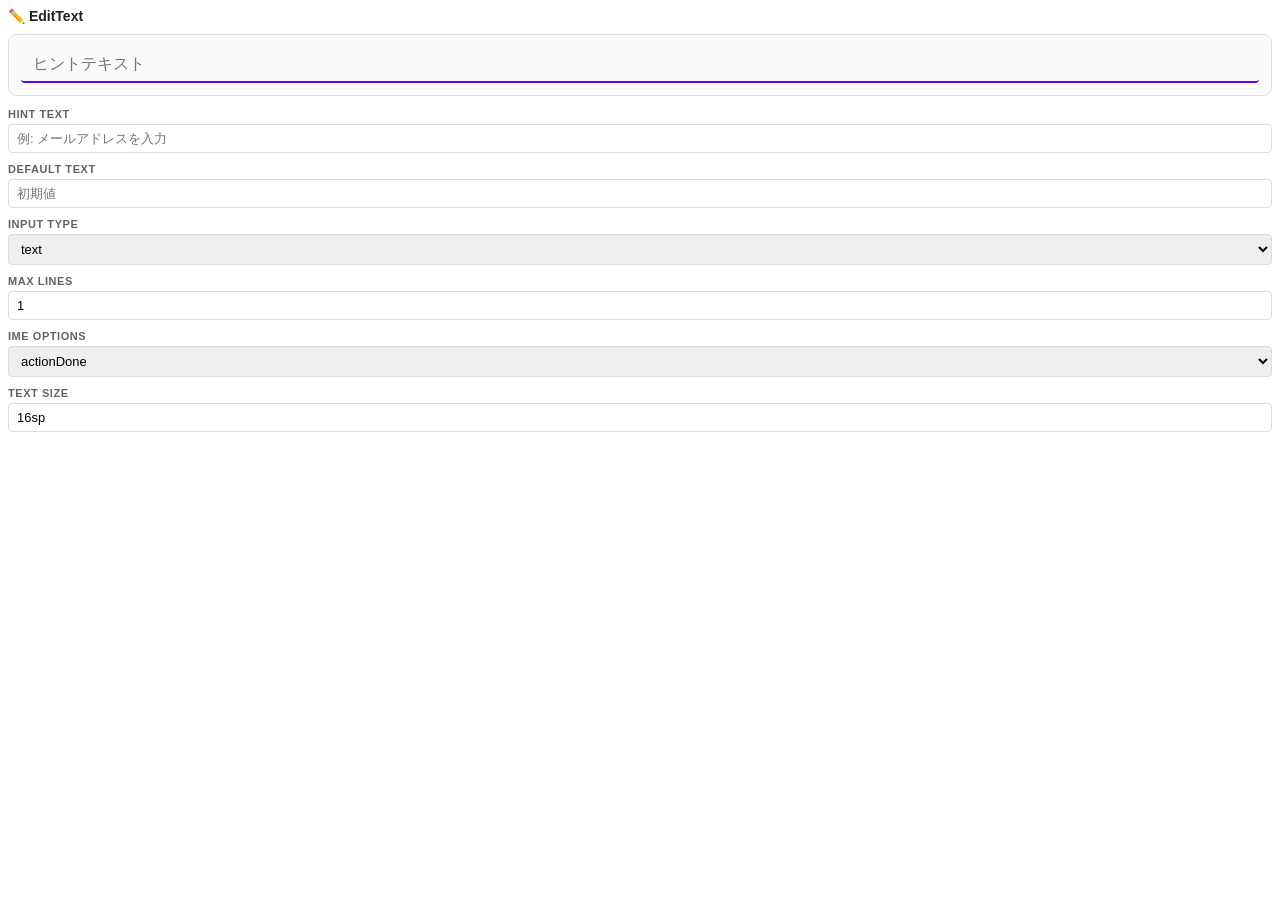
<file: ui/component-properties/edittext-properties.html>
<!DOCTYPE html>
<html lang="ja">
<head>
<meta charset="UTF-8">
<title>EditText Properties</title>
<style>
  body { font-family: Roboto, sans-serif; font-size: 13px; margin: 0; padding: 8px; }
  .prop-group { margin-bottom: 10px; }
  label { display: block; font-size: 11px; font-weight: 600; color: #5f6368; text-transform: uppercase; letter-spacing: 0.05em; margin-bottom: 4px; }
  input, select { width: 100%; padding: 6px 8px; border: 1px solid #ddd; border-radius: 4px; font-size: 13px; box-sizing: border-box; }
  input:focus, select:focus { outline: none; border-color: #6200EE; }
  .preview { border: 1px solid #ddd; border-radius: 8px; padding: 12px; background: #fafafa; margin-bottom: 12px; }
  .preview-input { width: 100%; padding: 8px 12px; border: none; border-bottom: 2px solid #6200EE; font-size: 16px; background: transparent; box-sizing: border-box; }
  h3 { font-size: 14px; margin: 0 0 10px; color: #202124; }
</style>
</head>
<body>
<h3>✏️ EditText</h3>
<div class="preview">
  <input type="text" class="preview-input" placeholder="ヒントテキスト" readonly>
</div>
<div class="prop-group">
  <label>Hint Text</label>
  <input type="text" placeholder="例: メールアドレスを入力">
</div>
<div class="prop-group">
  <label>Default Text</label>
  <input type="text" placeholder="初期値">
</div>
<div class="prop-group">
  <label>Input Type</label>
  <select>
    <option value="text">text</option>
    <option value="textMultiLine">textMultiLine</option>
    <option value="textPassword">textPassword</option>
    <option value="textEmailAddress">textEmailAddress</option>
    <option value="phone">phone</option>
    <option value="number">number</option>
    <option value="numberDecimal">numberDecimal</option>
    <option value="textUri">textUri</option>
  </select>
</div>
<div class="prop-group">
  <label>Max Lines</label>
  <input type="number" value="1" min="1">
</div>
<div class="prop-group">
  <label>IME Options</label>
  <select>
    <option>actionDone</option>
    <option>actionNext</option>
    <option>actionSearch</option>
    <option>actionSend</option>
    <option>actionGo</option>
  </select>
</div>
<div class="prop-group">
  <label>Text Size</label>
  <input type="text" value="16sp">
</div>
</body>
</html>
</file>
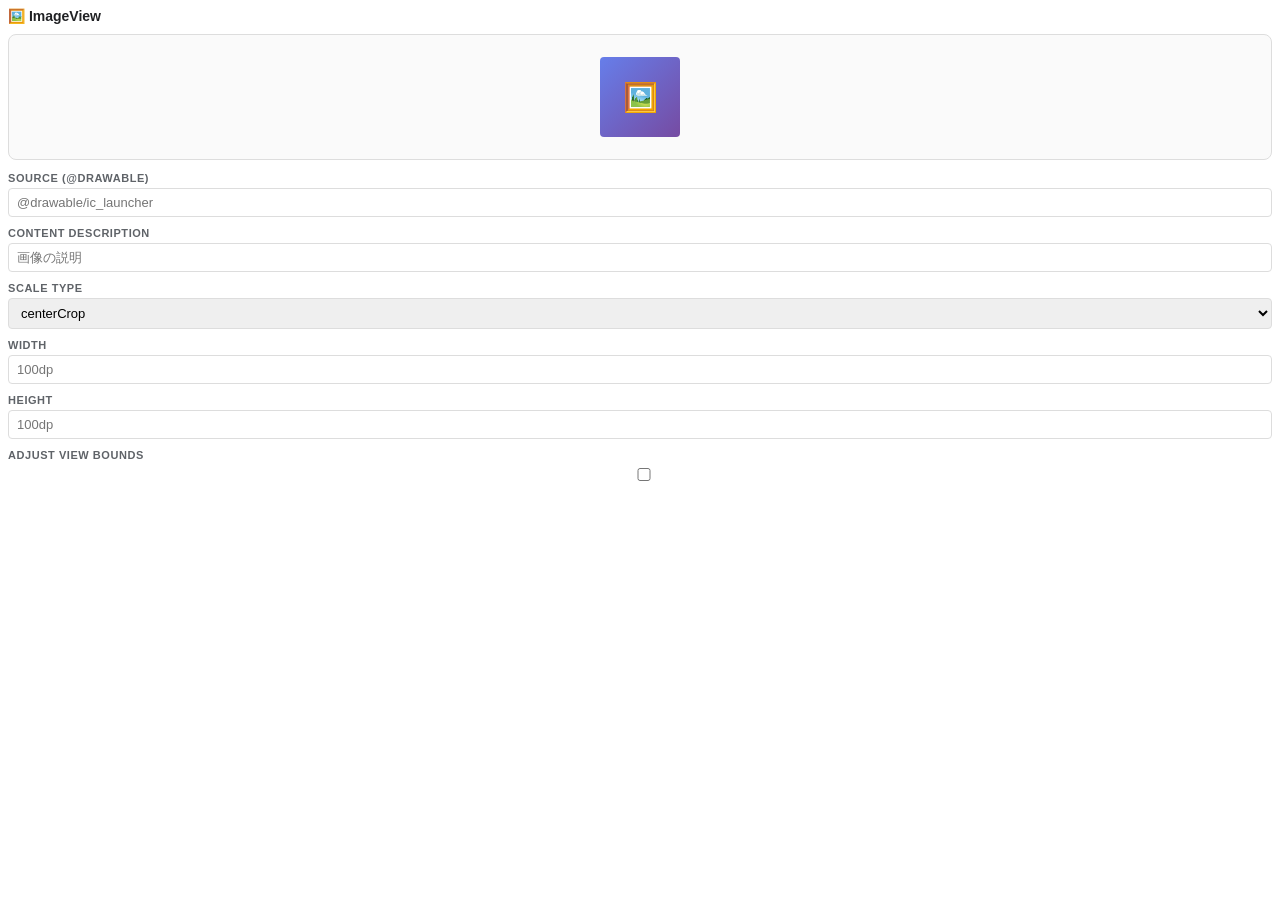
<file: ui/component-properties/image-properties.html>
<!DOCTYPE html>
<html lang="ja">
<head>
<meta charset="UTF-8">
<title>ImageView Properties</title>
<style>
  body { font-family: Roboto, sans-serif; font-size: 13px; margin: 0; padding: 8px; }
  .prop-group { margin-bottom: 10px; }
  label { display: block; font-size: 11px; font-weight: 600; color: #5f6368; text-transform: uppercase; letter-spacing: 0.05em; margin-bottom: 4px; }
  input, select { width: 100%; padding: 6px 8px; border: 1px solid #ddd; border-radius: 4px; font-size: 13px; box-sizing: border-box; }
  input:focus, select:focus { outline: none; border-color: #6200EE; }
  .preview { border: 1px solid #ddd; border-radius: 8px; padding: 12px; background: #fafafa; display: flex; align-items: center; justify-content: center; min-height: 100px; margin-bottom: 12px; }
  .preview img { max-width: 100%; max-height: 120px; border-radius: 4px; }
  .preview-placeholder { width: 80px; height: 80px; background: linear-gradient(135deg, #667eea, #764ba2); border-radius: 4px; display: flex; align-items: center; justify-content: center; font-size: 28px; color: white; }
  h3 { font-size: 14px; margin: 0 0 10px; color: #202124; }
</style>
</head>
<body>
<h3>🖼️ ImageView</h3>
<div class="preview">
  <div class="preview-placeholder">🖼️</div>
</div>
<div class="prop-group">
  <label>Source (@drawable)</label>
  <input type="text" placeholder="@drawable/ic_launcher">
</div>
<div class="prop-group">
  <label>Content Description</label>
  <input type="text" placeholder="画像の説明">
</div>
<div class="prop-group">
  <label>Scale Type</label>
  <select>
    <option>centerCrop</option>
    <option>fitCenter</option>
    <option>fitXY</option>
    <option>centerInside</option>
    <option>center</option>
    <option>matrix</option>
  </select>
</div>
<div class="prop-group">
  <label>Width</label>
  <input type="text" placeholder="100dp">
</div>
<div class="prop-group">
  <label>Height</label>
  <input type="text" placeholder="100dp">
</div>
<div class="prop-group">
  <label>Adjust View Bounds</label>
  <input type="checkbox">
</div>
</body>
</html>
</file>
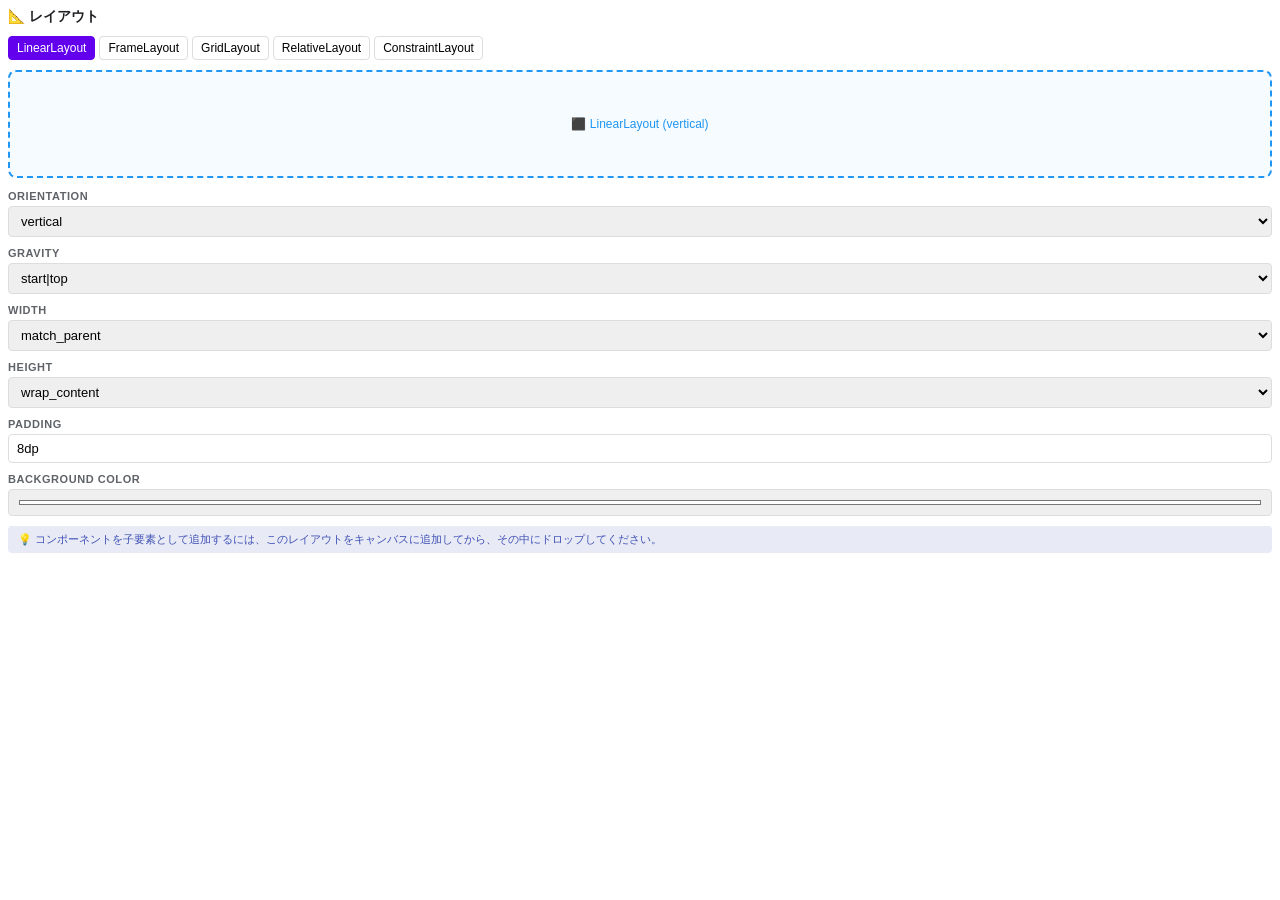
<file: ui/component-properties/layout-properties.html>
<!DOCTYPE html>
<html lang="ja">
<head>
<meta charset="UTF-8">
<title>Layout Properties</title>
<style>
  body { font-family: Roboto, sans-serif; font-size: 13px; margin: 0; padding: 8px; }
  .prop-group { margin-bottom: 10px; }
  label { display: block; font-size: 11px; font-weight: 600; color: #5f6368; text-transform: uppercase; letter-spacing: 0.05em; margin-bottom: 4px; }
  input, select { width: 100%; padding: 6px 8px; border: 1px solid #ddd; border-radius: 4px; font-size: 13px; box-sizing: border-box; }
  input:focus, select:focus { outline: none; border-color: #6200EE; }
  .preview { border: 2px dashed #2196F3; border-radius: 8px; padding: 12px; background: rgba(33,150,243,0.04); margin-bottom: 12px; min-height: 80px; display: flex; align-items: center; justify-content: center; color: #2196F3; font-size: 12px; font-weight: 500; }
  h3 { font-size: 14px; margin: 0 0 10px; color: #202124; }
  .layout-type-btn { border: 1px solid #ddd; background: white; border-radius: 4px; padding: 4px 8px; font-size: 12px; cursor: pointer; transition: all 0.2s; }
  .layout-type-btn.active { background: #6200EE; color: white; border-color: #6200EE; }
  .layout-types { display: flex; gap: 4px; flex-wrap: wrap; margin-bottom: 10px; }
  .tip { background: #E8EAF6; border-radius: 4px; padding: 6px 10px; font-size: 11px; color: #3F51B5; margin-top: 8px; }
</style>
</head>
<body>
<h3>📐 レイアウト</h3>
<div class="layout-types">
  <button class="layout-type-btn active">LinearLayout</button>
  <button class="layout-type-btn">FrameLayout</button>
  <button class="layout-type-btn">GridLayout</button>
  <button class="layout-type-btn">RelativeLayout</button>
  <button class="layout-type-btn">ConstraintLayout</button>
</div>

<div class="preview" id="layoutPreview">
  ⬛ LinearLayout (vertical)
</div>

<div class="prop-group">
  <label>Orientation</label>
  <select id="orientationSelect">
    <option>vertical</option>
    <option>horizontal</option>
  </select>
</div>
<div class="prop-group">
  <label>Gravity</label>
  <select>
    <option>start|top</option>
    <option>center</option>
    <option>center_horizontal</option>
    <option>center_vertical</option>
    <option>end|bottom</option>
  </select>
</div>
<div class="prop-group">
  <label>Width</label>
  <select>
    <option>match_parent</option>
    <option>wrap_content</option>
  </select>
</div>
<div class="prop-group">
  <label>Height</label>
  <select>
    <option>wrap_content</option>
    <option>match_parent</option>
  </select>
</div>
<div class="prop-group">
  <label>Padding</label>
  <input type="text" value="8dp">
</div>
<div class="prop-group">
  <label>Background Color</label>
  <input type="color" value="#ffffff">
</div>

<div class="tip">💡 コンポーネントを子要素として追加するには、このレイアウトをキャンバスに追加してから、その中にドロップしてください。</div>
</body>
</html>
</file>
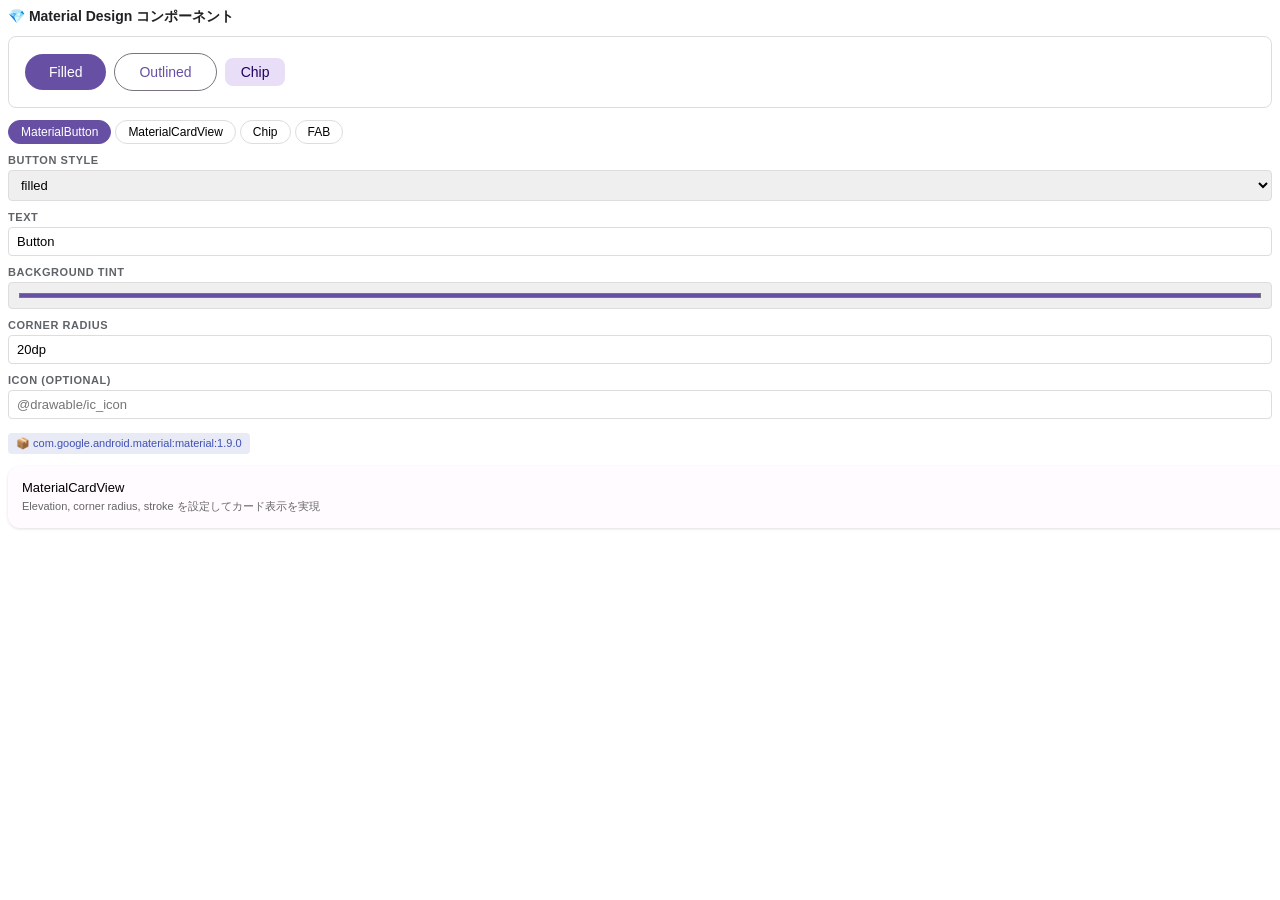
<file: ui/component-properties/material-properties.html>
<!DOCTYPE html>
<html lang="ja">
<head>
<meta charset="UTF-8">
<title>Material Design Properties</title>
<style>
  body { font-family: Roboto, sans-serif; font-size: 13px; margin: 0; padding: 8px; }
  .prop-group { margin-bottom: 10px; }
  label { display: block; font-size: 11px; font-weight: 600; color: #5f6368; text-transform: uppercase; letter-spacing: 0.05em; margin-bottom: 4px; }
  input, select { width: 100%; padding: 6px 8px; border: 1px solid #ddd; border-radius: 4px; font-size: 13px; box-sizing: border-box; }
  input:focus, select:focus { outline: none; border-color: #6200EE; }
  h3 { font-size: 14px; margin: 0 0 10px; color: #202124; }
  .material-preview { border-radius: 8px; padding: 16px; background: white; border: 1px solid #ddd; margin-bottom: 12px; display: flex; flex-wrap: wrap; gap: 8px; align-items: center; }
  .md-btn-filled { background: #6750A4; color: white; border: none; border-radius: 20px; padding: 10px 24px; font-size: 14px; cursor: pointer; }
  .md-btn-outlined { background: transparent; color: #6750A4; border: 1px solid #79747E; border-radius: 20px; padding: 10px 24px; font-size: 14px; cursor: pointer; }
  .md-chip { background: #E8DEF8; color: #21005D; border-radius: 8px; padding: 6px 16px; font-size: 14px; display: inline-block; }
  .md-card { background: #FFFBFE; border-radius: 12px; padding: 14px; box-shadow: 0 1px 3px rgba(0,0,0,0.12); width: 100%; }
  .dep-badge { background: #E8EAF6; color: #3F51B5; border-radius: 4px; padding: 4px 8px; font-size: 11px; margin-top: 4px; display: inline-block; }
  .style-btn { border: 1px solid #ddd; background: white; border-radius: 16px; padding: 4px 12px; font-size: 12px; cursor: pointer; transition: all 0.2s; }
  .style-btn.active { background: #6750A4; color: white; border-color: #6750A4; }
  .style-row { display: flex; gap: 4px; flex-wrap: wrap; margin-bottom: 10px; }
</style>
</head>
<body>
<h3>💎 Material Design コンポーネント</h3>

<div class="material-preview">
  <button class="md-btn-filled">Filled</button>
  <button class="md-btn-outlined">Outlined</button>
  <span class="md-chip">Chip</span>
</div>

<div class="style-row">
  <button class="style-btn active">MaterialButton</button>
  <button class="style-btn">MaterialCardView</button>
  <button class="style-btn">Chip</button>
  <button class="style-btn">FAB</button>
</div>

<!-- MaterialButton -->
<div id="sectionButton">
  <div class="prop-group">
    <label>Button Style</label>
    <select>
      <option>filled</option>
      <option>outlined</option>
      <option>text</option>
      <option>elevated</option>
      <option>tonal</option>
    </select>
  </div>
  <div class="prop-group">
    <label>Text</label>
    <input type="text" value="Button">
  </div>
  <div class="prop-group">
    <label>Background Tint</label>
    <input type="color" value="#6750A4">
  </div>
  <div class="prop-group">
    <label>Corner Radius</label>
    <input type="text" value="20dp">
  </div>
  <div class="prop-group">
    <label>Icon (optional)</label>
    <input type="text" placeholder="@drawable/ic_icon">
  </div>
  <div class="dep-badge">📦 com.google.android.material:material:1.9.0</div>
</div>

<div class="md-card" style="margin-top:12px;">
  <div style="font-size:13px;font-weight:500;margin-bottom:4px;">MaterialCardView</div>
  <div style="font-size:11px;color:#666;">Elevation, corner radius, stroke を設定してカード表示を実現</div>
</div>
</body>
</html>
</file>
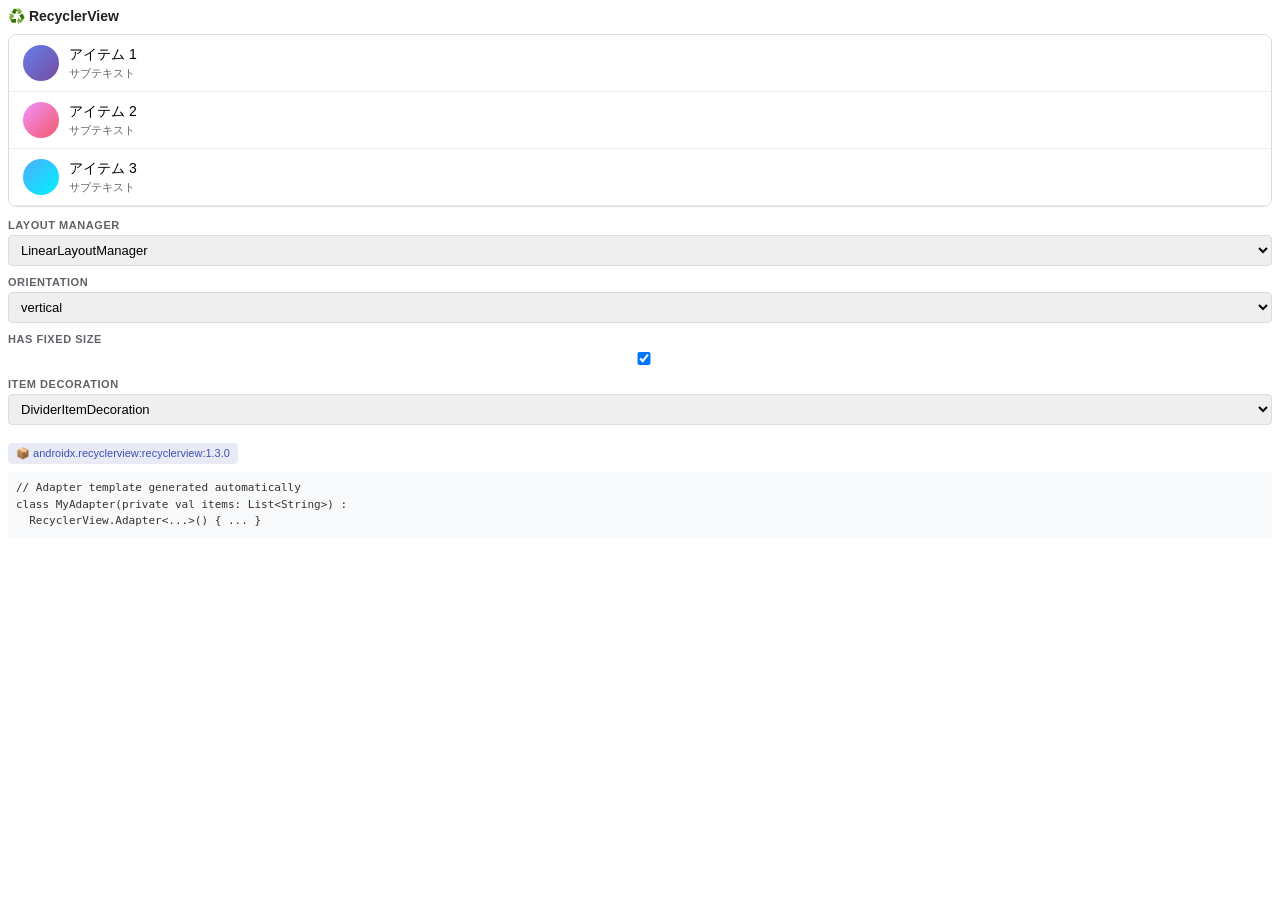
<file: ui/component-properties/recyclerview-properties.html>
<!DOCTYPE html>
<html lang="ja">
<head>
<meta charset="UTF-8">
<title>RecyclerView Properties</title>
<style>
  body { font-family: Roboto, sans-serif; font-size: 13px; margin: 0; padding: 8px; }
  .prop-group { margin-bottom: 10px; }
  label { display: block; font-size: 11px; font-weight: 600; color: #5f6368; text-transform: uppercase; letter-spacing: 0.05em; margin-bottom: 4px; }
  input, select { width: 100%; padding: 6px 8px; border: 1px solid #ddd; border-radius: 4px; font-size: 13px; box-sizing: border-box; }
  input:focus, select:focus { outline: none; border-color: #6200EE; }
  .preview { border: 1px solid #ddd; border-radius: 8px; overflow: hidden; margin-bottom: 12px; }
  .item { display: flex; align-items: center; padding: 10px 14px; border-bottom: 1px solid #eee; gap: 10px; }
  .avatar { width: 36px; height: 36px; border-radius: 50%; background: linear-gradient(135deg, #667eea, #764ba2); flex-shrink: 0; }
  .text { flex: 1; }
  .title-text { font-size: 14px; font-weight: 500; }
  .sub-text { font-size: 11px; color: #666; margin-top: 2px; }
  h3 { font-size: 14px; margin: 0 0 10px; color: #202124; }
  .adapter-section { background: #f8f9fa; border-radius: 4px; padding: 8px; font-size: 11px; color: #333; font-family: monospace; margin-top: 8px; line-height: 1.5; }
  .dep-badge { background: #E8EAF6; color: #3F51B5; border-radius: 4px; padding: 4px 8px; font-size: 11px; margin-top: 8px; display: inline-block; }
</style>
</head>
<body>
<h3>♻️ RecyclerView</h3>
<div class="preview">
  <div class="item">
    <div class="avatar"></div>
    <div class="text">
      <div class="title-text">アイテム 1</div>
      <div class="sub-text">サブテキスト</div>
    </div>
  </div>
  <div class="item">
    <div class="avatar" style="background:linear-gradient(135deg,#f093fb,#f5576c)"></div>
    <div class="text">
      <div class="title-text">アイテム 2</div>
      <div class="sub-text">サブテキスト</div>
    </div>
  </div>
  <div class="item">
    <div class="avatar" style="background:linear-gradient(135deg,#4facfe,#00f2fe)"></div>
    <div class="text">
      <div class="title-text">アイテム 3</div>
      <div class="sub-text">サブテキスト</div>
    </div>
  </div>
</div>

<div class="prop-group">
  <label>Layout Manager</label>
  <select>
    <option>LinearLayoutManager</option>
    <option>GridLayoutManager</option>
    <option>StaggeredGridLayoutManager</option>
  </select>
</div>
<div class="prop-group">
  <label>Orientation</label>
  <select>
    <option>vertical</option>
    <option>horizontal</option>
  </select>
</div>
<div class="prop-group">
  <label>Has Fixed Size</label>
  <input type="checkbox" checked>
</div>
<div class="prop-group">
  <label>Item Decoration</label>
  <select>
    <option>DividerItemDecoration</option>
    <option>None</option>
  </select>
</div>

<div class="dep-badge">📦 androidx.recyclerview:recyclerview:1.3.0</div>

<div class="adapter-section">
// Adapter template generated automatically<br>
class MyAdapter(private val items: List&lt;String&gt;) :<br>
&nbsp;&nbsp;RecyclerView.Adapter&lt;...&gt;() { ... }
</div>
</body>
</html>
</file>
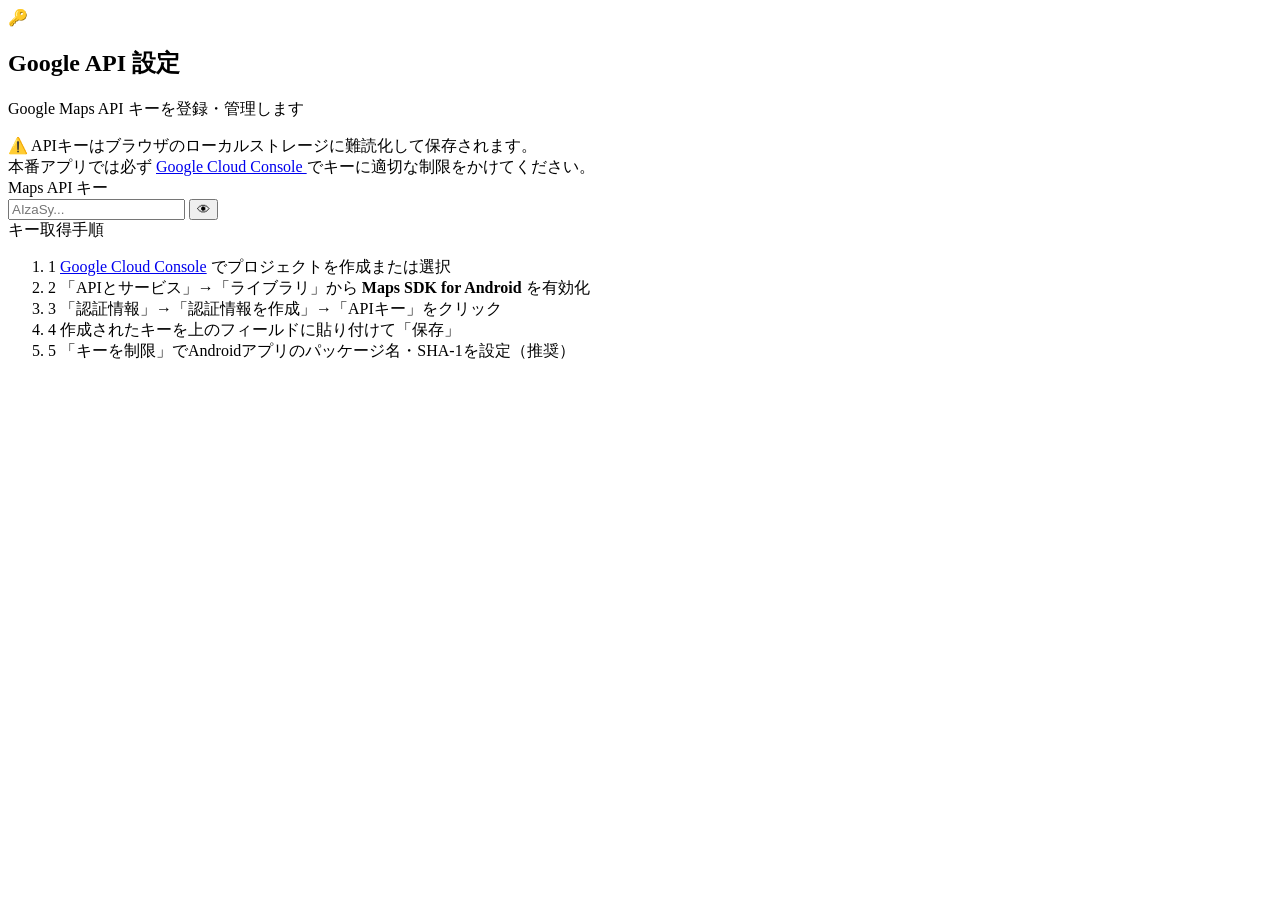
<file: ui/google-apis/api-settings-panel.html>
<!DOCTYPE html>
<!--
  Phase 4: Google API Settings Panel
  Loaded as a modal fragment – do NOT include <html>/<body> wrappers here;
  this file is used as reference content only. The actual modal is rendered
  inline in index.html.
-->
<div class="google-modal-header">
  <div class="google-modal-logo">🔑</div>
  <div class="google-modal-title-block">
    <h2>Google API 設定</h2>
    <p>Google Maps API キーを登録・管理します</p>
  </div>
</div>

<!-- Security notice -->
<div class="api-security-notice">
  ⚠️ APIキーはブラウザのローカルストレージに難読化して保存されます。<br>
  本番アプリでは必ず
  <a href="https://console.cloud.google.com/apis/credentials" target="_blank" rel="noopener">
    Google Cloud Console
  </a>
  でキーに適切な制限をかけてください。
</div>

<!-- API Key input -->
<div class="maps-props-section">
  <div class="maps-props-section-title">Maps API キー</div>
  <div class="api-key-group">
    <input type="password" id="gApiKeyInput" class="api-key-input"
           placeholder="AIzaSy..." autocomplete="off" spellcheck="false">
    <button class="api-key-toggle-btn" id="gApiKeyToggle" title="表示/非表示">👁</button>
  </div>
  <div class="api-key-status" id="gApiKeyStatus"></div>
</div>

<!-- Steps guide -->
<div class="maps-props-section">
  <div class="maps-props-section-title">キー取得手順</div>
  <ol class="api-steps-list">
    <li>
      <span class="api-step-num">1</span>
      <span class="api-step-text">
        <a href="https://console.cloud.google.com/" target="_blank" rel="noopener">Google Cloud Console</a>
        でプロジェクトを作成または選択
      </span>
    </li>
    <li>
      <span class="api-step-num">2</span>
      <span class="api-step-text">
        「APIとサービス」→「ライブラリ」から
        <strong>Maps SDK for Android</strong> を有効化
      </span>
    </li>
    <li>
      <span class="api-step-num">3</span>
      <span class="api-step-text">
        「認証情報」→「認証情報を作成」→「APIキー」をクリック
      </span>
    </li>
    <li>
      <span class="api-step-num">4</span>
      <span class="api-step-text">
        作成されたキーを上のフィールドに貼り付けて「保存」
      </span>
    </li>
    <li>
      <span class="api-step-num">5</span>
      <span class="api-step-text">
        「キーを制限」でAndroidアプリのパッケージ名・SHA-1を設定（推奨）
      </span>
    </li>
  </ol>
</div>
</file>
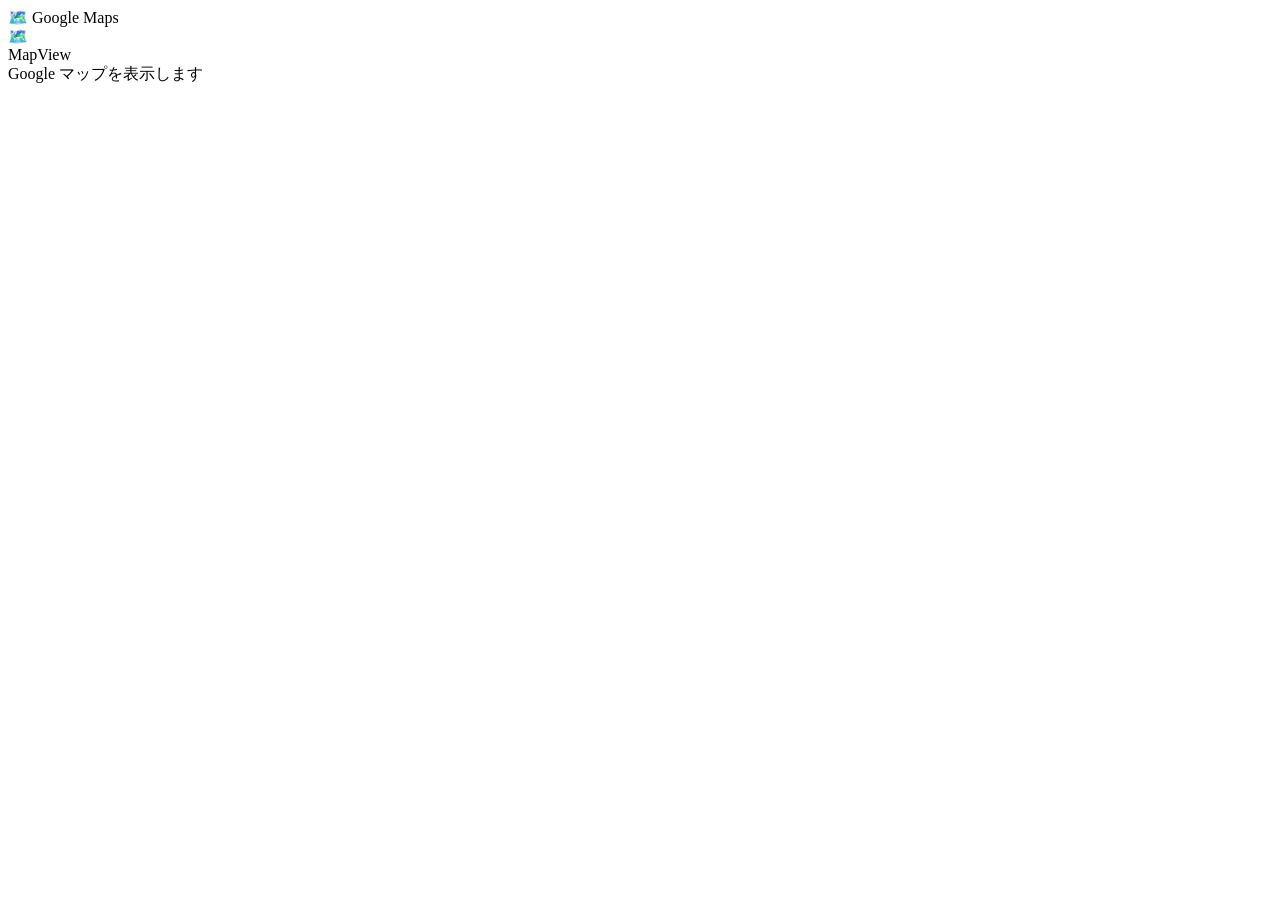
<file: ui/google-apis/maps-component-panel.html>
<!DOCTYPE html>
<!--
  Phase 4: Google Maps Component Panel Reference
  Shown in the left sidebar component palette under the "Google" category.
  This file documents the palette entry; the actual rendering is handled
  by the ComponentRegistry and editor.js.
-->
<div class="palette-category-header">
  <span class="palette-category-icon">🗺️</span>
  <span class="palette-category-label">Google Maps</span>
</div>

<div class="palette-item" draggable="true" data-component-type="MapView">
  <div class="palette-item-icon">🗺️</div>
  <div class="palette-item-info">
    <div class="palette-item-name">MapView</div>
    <div class="palette-item-desc">Google マップを表示します</div>
  </div>
</div>
</file>
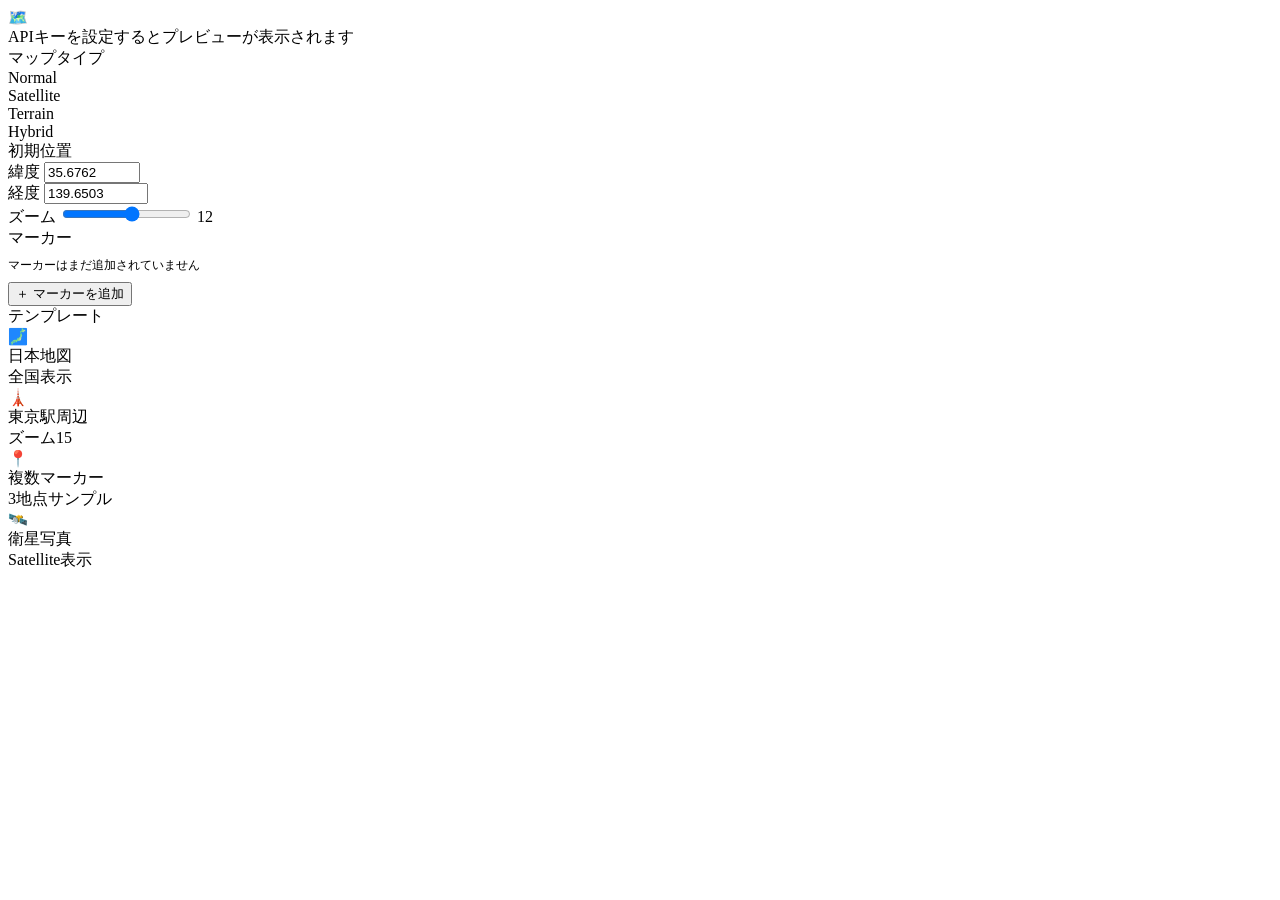
<file: ui/google-apis/maps-properties.html>
<!DOCTYPE html>
<!--
  Phase 4: MapView Properties Panel Reference
  Loaded inline in index.html as modal content. Provides the UI
  for editing MapView properties and managing markers.
-->

<!-- Map preview -->
<div class="maps-preview-container" id="mapsPreviewContainer">
  <div class="maps-preview-placeholder" id="mapsPreviewPlaceholder">
    <div class="preview-icon">🗺️</div>
    <div>APIキーを設定するとプレビューが表示されます</div>
  </div>
</div>

<!-- Map type chips -->
<div class="maps-props-section">
  <div class="maps-props-section-title">マップタイプ</div>
  <div class="map-type-chips" id="mapTypeChips">
    <div class="map-type-chip active" data-type="normal">Normal</div>
    <div class="map-type-chip" data-type="satellite">Satellite</div>
    <div class="map-type-chip" data-type="terrain">Terrain</div>
    <div class="map-type-chip" data-type="hybrid">Hybrid</div>
  </div>
</div>

<!-- Position settings -->
<div class="maps-props-section">
  <div class="maps-props-section-title">初期位置</div>
  <div class="maps-props-row">
    <span class="maps-props-label">緯度</span>
    <input type="number" class="maps-props-input" id="mapLatInput"
           value="35.6762" step="0.0001" min="-90" max="90">
  </div>
  <div class="maps-props-row">
    <span class="maps-props-label">経度</span>
    <input type="number" class="maps-props-input" id="mapLngInput"
           value="139.6503" step="0.0001" min="-180" max="180">
  </div>
  <div class="maps-props-row">
    <span class="maps-props-label">ズーム</span>
    <input type="range" class="maps-props-input" id="mapZoomSlider"
           value="12" min="1" max="21" step="1">
    <span class="maps-zoom-value" id="mapZoomValue">12</span>
  </div>
</div>

<!-- Marker management -->
<div class="maps-props-section">
  <div class="maps-props-section-title">マーカー</div>
  <div class="marker-list" id="markerList">
    <div style="font-size:12px;color:var(--on-surface-secondary);padding:8px 0;">
      マーカーはまだ追加されていません
    </div>
  </div>
  <button class="marker-add-btn" id="markerAddBtn">＋ マーカーを追加</button>
</div>

<!-- Templates -->
<div class="maps-props-section">
  <div class="maps-props-section-title">テンプレート</div>
  <div class="maps-template-grid">
    <div class="maps-template-card" data-template="japan">
      <div class="template-icon">🗾</div>
      <div class="template-name">日本地図</div>
      <div class="template-desc">全国表示</div>
    </div>
    <div class="maps-template-card" data-template="tokyo">
      <div class="template-icon">🗼</div>
      <div class="template-name">東京駅周辺</div>
      <div class="template-desc">ズーム15</div>
    </div>
    <div class="maps-template-card" data-template="multi-marker">
      <div class="template-icon">📍</div>
      <div class="template-name">複数マーカー</div>
      <div class="template-desc">3地点サンプル</div>
    </div>
    <div class="maps-template-card" data-template="satellite">
      <div class="template-icon">🛰️</div>
      <div class="template-name">衛星写真</div>
      <div class="template-desc">Satellite表示</div>
    </div>
  </div>
</div>
</file>
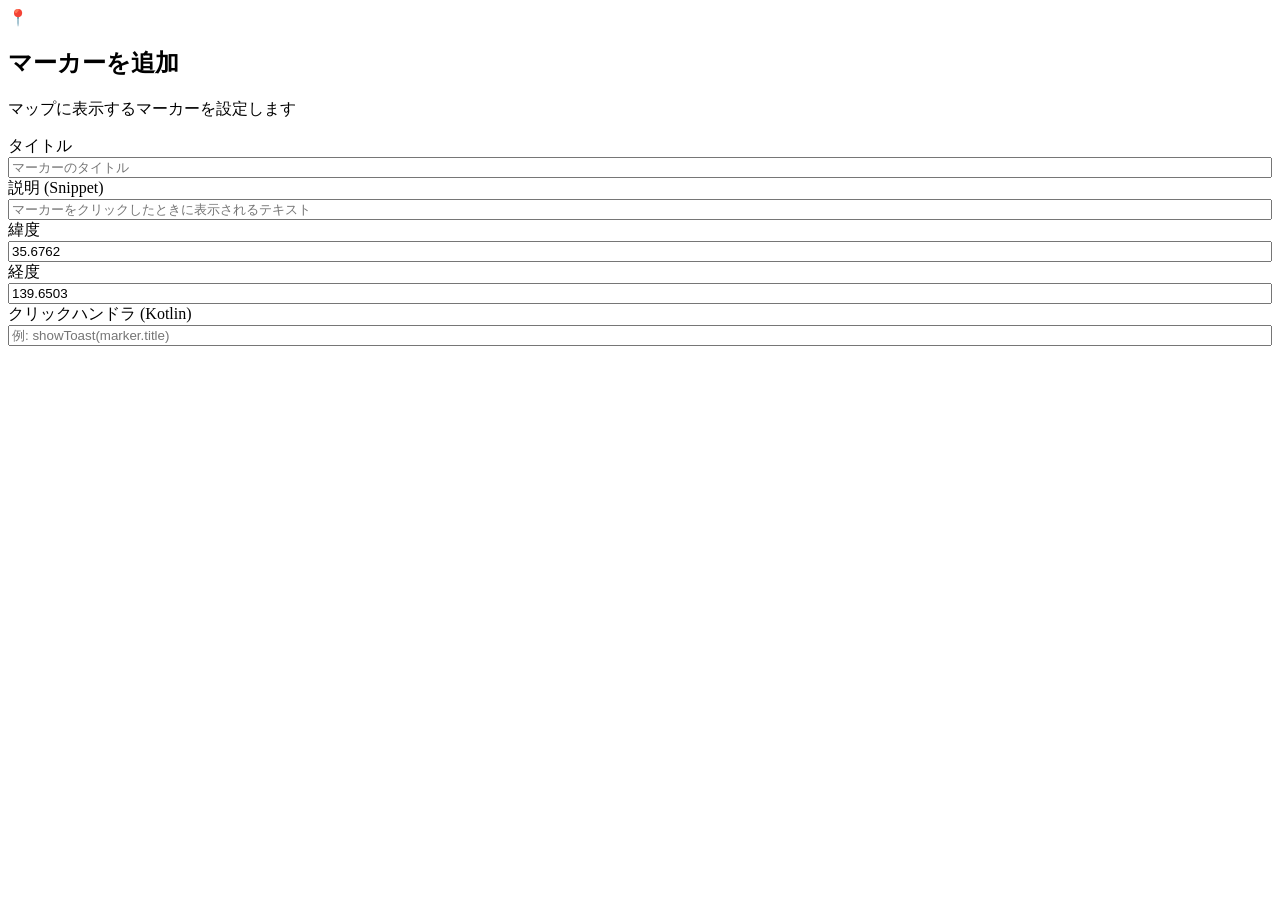
<file: ui/google-apis/marker-editor.html>
<!DOCTYPE html>
<!--
  Phase 4: Marker Editor Reference
  The inline marker editor modal markup. Rendered by JavaScript
  when the user clicks "マーカーを追加" in the properties panel.
-->
<div class="google-modal-header">
  <div class="google-modal-logo">📍</div>
  <div class="google-modal-title-block">
    <h2 id="markerEditorTitle">マーカーを追加</h2>
    <p>マップに表示するマーカーを設定します</p>
  </div>
</div>

<div class="marker-form">
  <div>
    <label for="markerTitleInput">タイトル</label>
    <input type="text" id="markerTitleInput" class="maps-props-input"
           placeholder="マーカーのタイトル" style="width:100%;box-sizing:border-box;">
  </div>
  <div>
    <label for="markerSnippetInput">説明 (Snippet)</label>
    <input type="text" id="markerSnippetInput" class="maps-props-input"
           placeholder="マーカーをクリックしたときに表示されるテキスト"
           style="width:100%;box-sizing:border-box;">
  </div>
  <div class="marker-form-row">
    <div style="flex:1;">
      <label for="markerLatInput">緯度</label>
      <input type="number" id="markerLatInput" class="maps-props-input"
             value="35.6762" step="0.0001" min="-90" max="90" style="width:100%;box-sizing:border-box;">
    </div>
    <div style="flex:1;">
      <label for="markerLngInput">経度</label>
      <input type="number" id="markerLngInput" class="maps-props-input"
             value="139.6503" step="0.0001" min="-180" max="180" style="width:100%;box-sizing:border-box;">
    </div>
  </div>
  <div>
    <label for="markerHandlerInput">クリックハンドラ (Kotlin)</label>
    <input type="text" id="markerHandlerInput" class="maps-props-input"
           placeholder="例: showToast(marker.title)"
           style="width:100%;box-sizing:border-box;">
  </div>
</div>
</file>
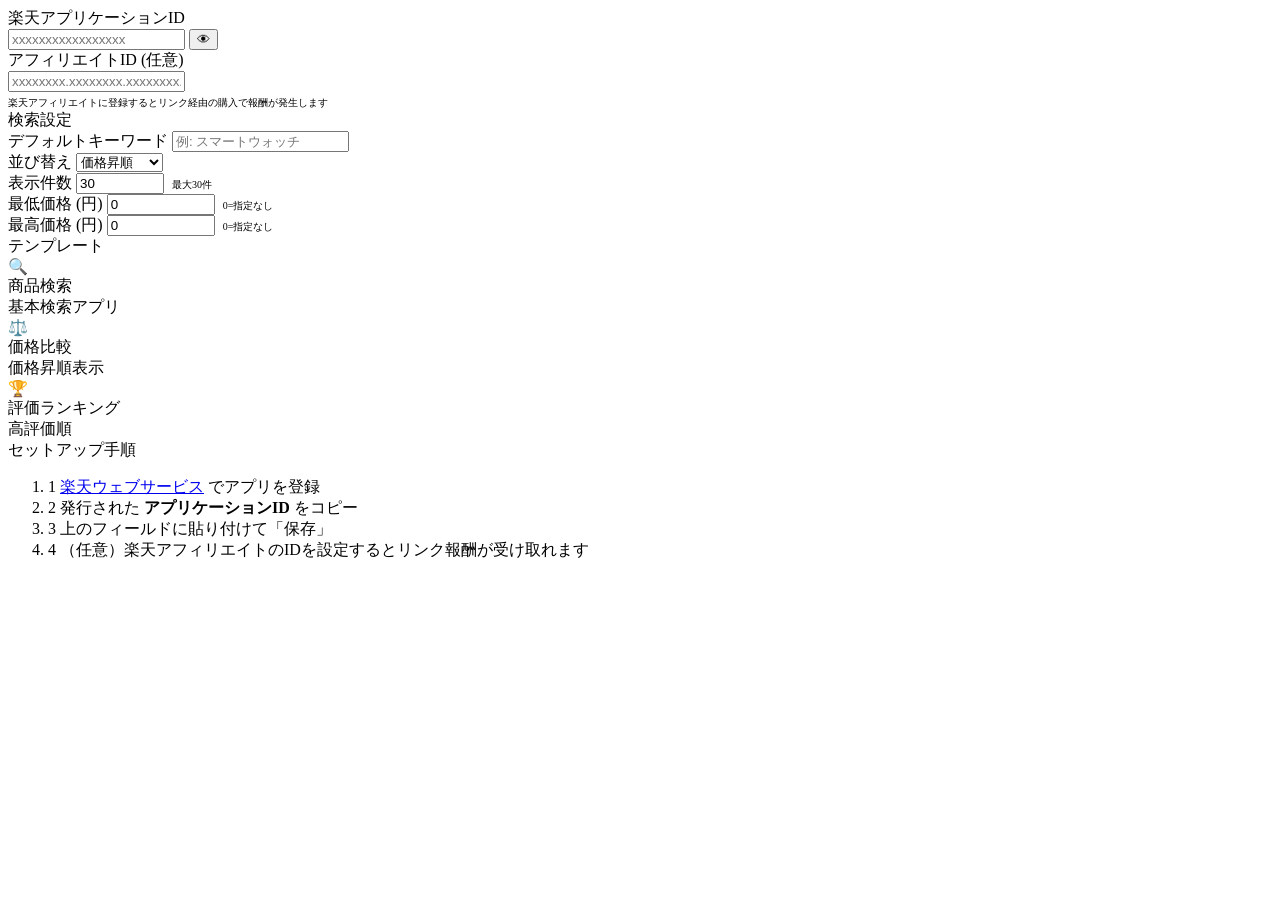
<file: ui/google-apis/rakuten-properties.html>
<!DOCTYPE html>
<!--
  Phase 4 Extended: Rakuten ProductSearch Properties Panel
  Used as reference content for the Rakuten settings modal in index.html.
-->

<!-- API Key -->
<div class="maps-props-section">
  <div class="maps-props-section-title">楽天アプリケーションID</div>
  <div class="api-key-group">
    <input type="password" id="rakutenApiKeyInput" class="api-key-input"
           placeholder="xxxxxxxxxxxxxxxxx" autocomplete="off" spellcheck="false">
    <button class="api-key-toggle-btn" id="rakutenApiKeyToggle" title="表示/非表示">👁</button>
  </div>
  <div class="api-key-status" id="rakutenApiKeyStatus"></div>
</div>

<!-- Affiliate ID -->
<div class="maps-props-section">
  <div class="maps-props-section-title">アフィリエイトID (任意)</div>
  <div class="api-key-group">
    <input type="text" id="rakutenAffiliateInput" class="api-key-input"
           placeholder="xxxxxxxx.xxxxxxxx.xxxxxxxx.xxxxxxxx" autocomplete="off">
  </div>
  <div style="font-size:10px;color:var(--on-surface-secondary);margin-top:4px;">
    楽天アフィリエイトに登録するとリンク経由の購入で報酬が発生します
  </div>
</div>

<!-- Search settings -->
<div class="maps-props-section">
  <div class="maps-props-section-title">検索設定</div>
  <div class="maps-props-row">
    <span class="maps-props-label">デフォルトキーワード</span>
    <input type="text" class="maps-props-input" id="rakutenKeywordInput"
           placeholder="例: スマートウォッチ" style="flex:1;">
  </div>
  <div class="maps-props-row">
    <span class="maps-props-label">並び替え</span>
    <select class="maps-props-input" id="rakutenSortSelect">
      <option value="+itemPrice">価格昇順</option>
      <option value="-itemPrice">価格降順</option>
      <option value="-reviewCount">口コミ件数</option>
      <option value="-reviewAverage">評価順</option>
      <option value="-updateTimestamp">新着順</option>
    </select>
  </div>
  <div class="maps-props-row">
    <span class="maps-props-label">表示件数</span>
    <input type="number" class="maps-props-input" id="rakutenHitsInput"
           value="30" min="1" max="30" style="width:80px;">
    <span style="font-size:10px;color:var(--on-surface-secondary);margin-left:4px;">最大30件</span>
  </div>
  <div class="maps-props-row">
    <span class="maps-props-label">最低価格 (円)</span>
    <input type="number" class="maps-props-input" id="rakutenMinPriceInput"
           value="0" min="0" step="100" style="width:100px;">
    <span style="font-size:10px;color:var(--on-surface-secondary);margin-left:4px;">0=指定なし</span>
  </div>
  <div class="maps-props-row">
    <span class="maps-props-label">最高価格 (円)</span>
    <input type="number" class="maps-props-input" id="rakutenMaxPriceInput"
           value="0" min="0" step="100" style="width:100px;">
    <span style="font-size:10px;color:var(--on-surface-secondary);margin-left:4px;">0=指定なし</span>
  </div>
</div>

<!-- Templates -->
<div class="maps-props-section">
  <div class="maps-props-section-title">テンプレート</div>
  <div class="maps-template-grid">
    <div class="maps-template-card" data-rakuten-template="search">
      <div class="template-icon">🔍</div>
      <div class="template-name">商品検索</div>
      <div class="template-desc">基本検索アプリ</div>
    </div>
    <div class="maps-template-card" data-rakuten-template="compare">
      <div class="template-icon">⚖️</div>
      <div class="template-name">価格比較</div>
      <div class="template-desc">価格昇順表示</div>
    </div>
    <div class="maps-template-card" data-rakuten-template="ranking">
      <div class="template-icon">🏆</div>
      <div class="template-name">評価ランキング</div>
      <div class="template-desc">高評価順</div>
    </div>
  </div>
</div>

<!-- Steps guide -->
<div class="maps-props-section">
  <div class="maps-props-section-title">セットアップ手順</div>
  <ol class="api-steps-list">
    <li>
      <span class="api-step-num">1</span>
      <span class="api-step-text">
        <a href="https://webservice.rakuten.co.jp/" target="_blank" rel="noopener">楽天ウェブサービス</a>
        でアプリを登録
      </span>
    </li>
    <li>
      <span class="api-step-num">2</span>
      <span class="api-step-text">発行された <strong>アプリケーションID</strong> をコピー</span>
    </li>
    <li>
      <span class="api-step-num">3</span>
      <span class="api-step-text">上のフィールドに貼り付けて「保存」</span>
    </li>
    <li>
      <span class="api-step-num">4</span>
      <span class="api-step-text">（任意）楽天アフィリエイトのIDを設定するとリンク報酬が受け取れます</span>
    </li>
  </ol>
</div>
</file>
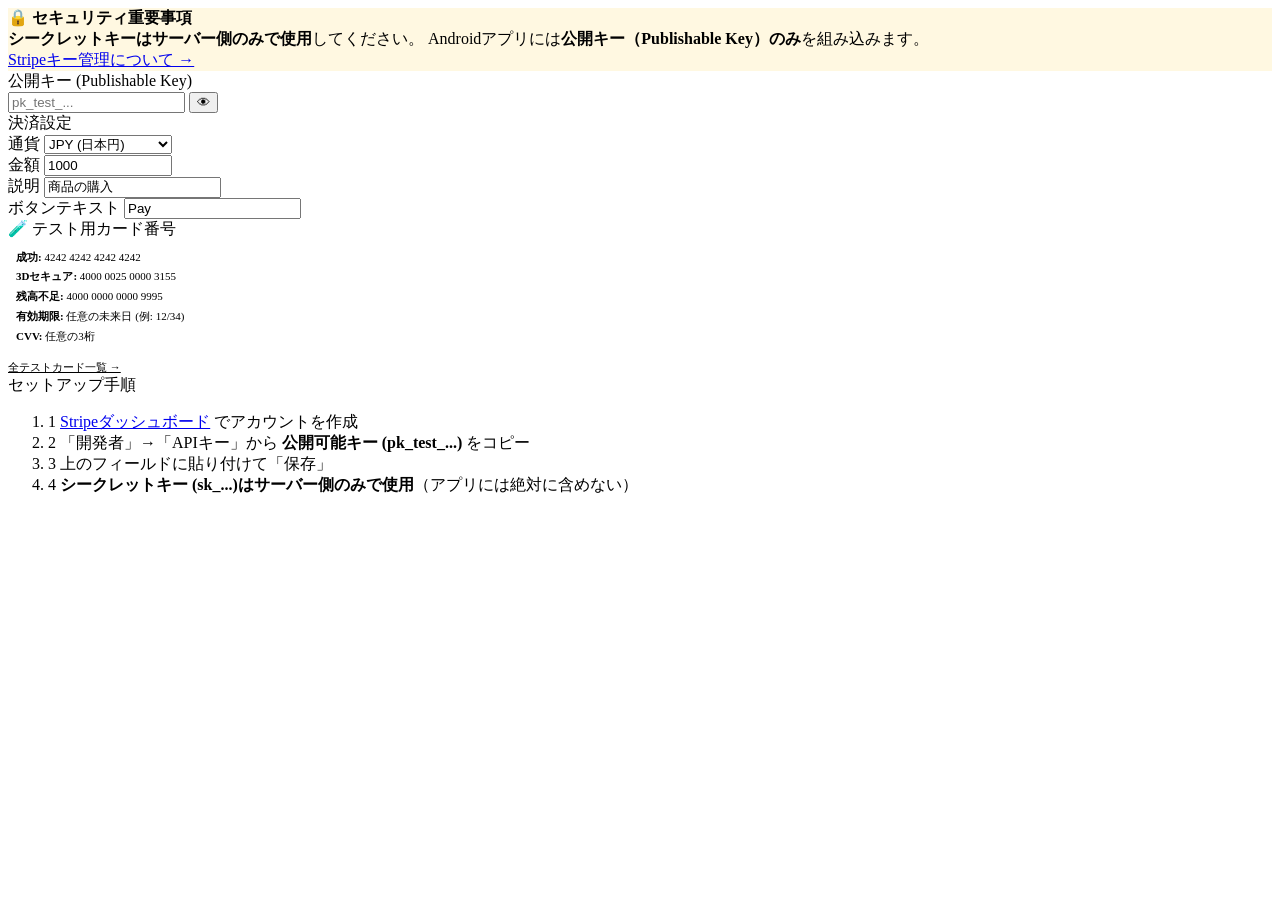
<file: ui/google-apis/stripe-properties.html>
<!DOCTYPE html>
<!--
  Phase 4 Extended: Stripe PaymentForm Properties Panel
  Used as reference content for the Stripe settings modal in index.html.
-->

<!-- Security notice -->
<div class="api-security-notice" style="background:#fff8e1;border-color:#f9a825;">
  🔒 <strong>セキュリティ重要事項</strong><br>
  <strong>シークレットキーはサーバー側のみで使用</strong>してください。
  Androidアプリには<strong>公開キー（Publishable Key）のみ</strong>を組み込みます。<br>
  <a href="https://stripe.com/docs/keys" target="_blank" rel="noopener">Stripeキー管理について →</a>
</div>

<!-- Publishable Key -->
<div class="maps-props-section">
  <div class="maps-props-section-title">公開キー (Publishable Key)</div>
  <div class="api-key-group">
    <input type="password" id="stripePubKeyInput" class="api-key-input"
           placeholder="pk_test_..." autocomplete="off" spellcheck="false">
    <button class="api-key-toggle-btn" id="stripePubKeyToggle" title="表示/非表示">👁</button>
  </div>
  <div class="api-key-status" id="stripePubKeyStatus"></div>
</div>

<!-- Payment settings -->
<div class="maps-props-section">
  <div class="maps-props-section-title">決済設定</div>
  <div class="maps-props-row">
    <span class="maps-props-label">通貨</span>
    <select class="maps-props-input" id="stripeCurrencySelect">
      <option value="JPY">JPY (日本円)</option>
      <option value="USD">USD (米ドル)</option>
      <option value="EUR">EUR (ユーロ)</option>
      <option value="GBP">GBP (英ポンド)</option>
      <option value="AUD">AUD (豪ドル)</option>
      <option value="CAD">CAD (カナダドル)</option>
    </select>
  </div>
  <div class="maps-props-row">
    <span class="maps-props-label">金額</span>
    <input type="number" class="maps-props-input" id="stripeAmountInput"
           value="1000" min="0" step="100" style="width:120px;">
  </div>
  <div class="maps-props-row">
    <span class="maps-props-label">説明</span>
    <input type="text" class="maps-props-input" id="stripeDescInput"
           placeholder="商品の購入" value="商品の購入" style="flex:1;">
  </div>
  <div class="maps-props-row">
    <span class="maps-props-label">ボタンテキスト</span>
    <input type="text" class="maps-props-input" id="stripeButtonInput"
           value="Pay" style="flex:1;">
  </div>
</div>

<!-- Test cards -->
<div class="maps-props-section">
  <div class="maps-props-section-title">🧪 テスト用カード番号</div>
  <div style="font-size:11px;color:var(--on-surface-secondary);">
    <div style="font-family:var(--font-mono);background:var(--surface-variant);border-radius:4px;padding:8px;line-height:1.8;">
      <div><strong>成功:</strong> 4242 4242 4242 4242</div>
      <div><strong>3Dセキュア:</strong> 4000 0025 0000 3155</div>
      <div><strong>残高不足:</strong> 4000 0000 0000 9995</div>
      <div><strong>有効期限:</strong> 任意の未来日 (例: 12/34)</div>
      <div><strong>CVV:</strong> 任意の3桁</div>
    </div>
    <div style="margin-top:6px;">
      <a href="https://stripe.com/docs/testing" target="_blank" rel="noopener" style="color:var(--primary);font-size:11px;">
        全テストカード一覧 →
      </a>
    </div>
  </div>
</div>

<!-- Steps guide -->
<div class="maps-props-section">
  <div class="maps-props-section-title">セットアップ手順</div>
  <ol class="api-steps-list">
    <li>
      <span class="api-step-num">1</span>
      <span class="api-step-text">
        <a href="https://dashboard.stripe.com/register" target="_blank" rel="noopener">Stripeダッシュボード</a>
        でアカウントを作成
      </span>
    </li>
    <li>
      <span class="api-step-num">2</span>
      <span class="api-step-text">「開発者」→「APIキー」から <strong>公開可能キー (pk_test_...)</strong> をコピー</span>
    </li>
    <li>
      <span class="api-step-num">3</span>
      <span class="api-step-text">上のフィールドに貼り付けて「保存」</span>
    </li>
    <li>
      <span class="api-step-num">4</span>
      <span class="api-step-text"><strong>シークレットキー (sk_...)はサーバー側のみで使用</strong>（アプリには絶対に含めない）</span>
    </li>
  </ol>
</div>
</file>
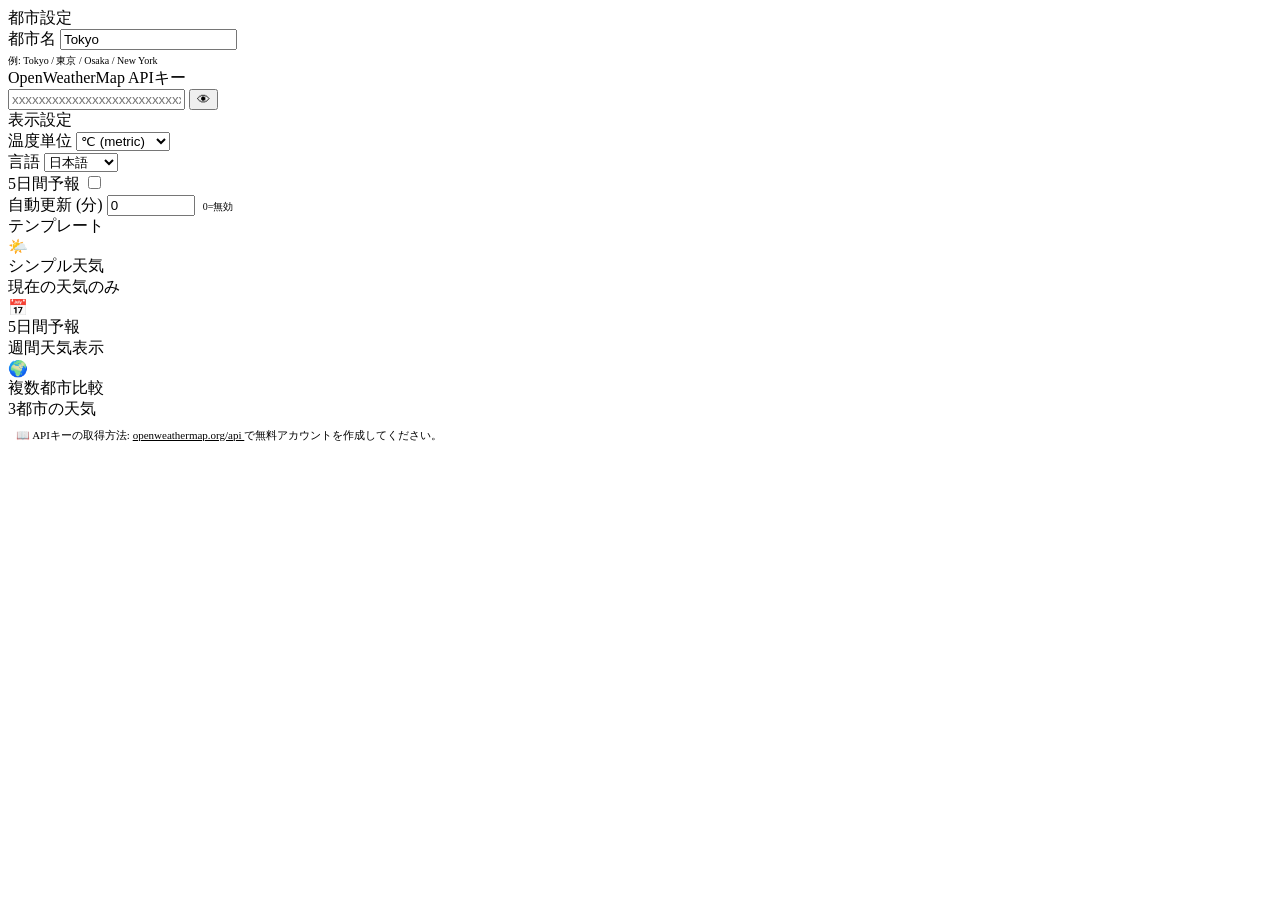
<file: ui/google-apis/weather-properties.html>
<!DOCTYPE html>
<!--
  Phase 4 Extended: WeatherView Properties Panel
  Used as reference content for the weather properties modal in index.html.
-->

<!-- City search -->
<div class="maps-props-section">
  <div class="maps-props-section-title">都市設定</div>
  <div class="maps-props-row">
    <span class="maps-props-label">都市名</span>
    <input type="text" class="maps-props-input" id="weatherCityInput"
           placeholder="Tokyo, Osaka, New York..." value="Tokyo">
  </div>
  <div class="api-key-status" id="weatherCityStatus" style="font-size:10px;color:var(--on-surface-secondary);margin-top:4px;">
    例: Tokyo / 東京 / Osaka / New York
  </div>
</div>

<!-- API Key -->
<div class="maps-props-section">
  <div class="maps-props-section-title">OpenWeatherMap APIキー</div>
  <div class="api-key-group">
    <input type="password" id="weatherApiKeyInput" class="api-key-input"
           placeholder="xxxxxxxxxxxxxxxxxxxxxxxxxxxxxxxx" autocomplete="off" spellcheck="false">
    <button class="api-key-toggle-btn" id="weatherApiKeyToggle" title="表示/非表示">👁</button>
  </div>
  <div class="api-key-status" id="weatherApiKeyStatus"></div>
</div>

<!-- Units and language -->
<div class="maps-props-section">
  <div class="maps-props-section-title">表示設定</div>
  <div class="maps-props-row">
    <span class="maps-props-label">温度単位</span>
    <select class="maps-props-input" id="weatherUnitsSelect">
      <option value="metric">℃ (metric)</option>
      <option value="imperial">℉ (imperial)</option>
      <option value="standard">K (Kelvin)</option>
    </select>
  </div>
  <div class="maps-props-row">
    <span class="maps-props-label">言語</span>
    <select class="maps-props-input" id="weatherLangSelect">
      <option value="ja">日本語</option>
      <option value="en">English</option>
      <option value="zh_cn">中文</option>
      <option value="ko">한국어</option>
      <option value="de">Deutsch</option>
      <option value="fr">Français</option>
    </select>
  </div>
  <div class="maps-props-row">
    <span class="maps-props-label">5日間予報</span>
    <label class="maps-props-toggle">
      <input type="checkbox" id="weatherForecastToggle">
      <span class="toggle-slider"></span>
    </label>
  </div>
  <div class="maps-props-row">
    <span class="maps-props-label">自動更新 (分)</span>
    <input type="number" class="maps-props-input" id="weatherRefreshInput"
           value="0" min="0" max="60" step="5" style="width:80px;">
    <span style="font-size:10px;color:var(--on-surface-secondary);margin-left:4px;">0=無効</span>
  </div>
</div>

<!-- Templates -->
<div class="maps-props-section">
  <div class="maps-props-section-title">テンプレート</div>
  <div class="maps-template-grid">
    <div class="maps-template-card" data-weather-template="simple">
      <div class="template-icon">🌤️</div>
      <div class="template-name">シンプル天気</div>
      <div class="template-desc">現在の天気のみ</div>
    </div>
    <div class="maps-template-card" data-weather-template="forecast">
      <div class="template-icon">📅</div>
      <div class="template-name">5日間予報</div>
      <div class="template-desc">週間天気表示</div>
    </div>
    <div class="maps-template-card" data-weather-template="multicity">
      <div class="template-icon">🌍</div>
      <div class="template-name">複数都市比較</div>
      <div class="template-desc">3都市の天気</div>
    </div>
  </div>
</div>

<!-- Guide link -->
<div class="maps-props-section">
  <div class="api-key-status" style="background:var(--surface-variant);border-radius:4px;padding:8px;font-size:11px;">
    📖 APIキーの取得方法:
    <a href="https://openweathermap.org/api" target="_blank" rel="noopener" style="color:var(--primary);">
      openweathermap.org/api
    </a>
    で無料アカウントを作成してください。
  </div>
</div>
</file>
<file: styles/style.css>
/* ===================================================
   Phase 1 + 2 + 3: Core Styles
   No-Code Android Studio Editor
   =================================================== */

/* ---- Variables ---- */
:root {
  --primary: #6200EE;
  --primary-dark: #3700B3;
  --primary-light: #BB86FC;
  --secondary: #03DAC6;
  --secondary-dark: #018786;
  --surface: #FFFFFF;
  --surface-variant: #F8F9FA;
  --background: #F1F3F4;
  --on-surface: #202124;
  --on-surface-secondary: #5F6368;
  --divider: #E0E0E0;
  --error: #B3261E;
  --success: #1E8E3E;
  --border-radius: 8px;
  --border-radius-sm: 4px;
  --border-radius-lg: 12px;
  --shadow-sm: 0 1px 3px rgba(0,0,0,0.12), 0 1px 2px rgba(0,0,0,0.08);
  --shadow-md: 0 4px 6px rgba(0,0,0,0.1), 0 2px 4px rgba(0,0,0,0.06);
  --shadow-lg: 0 10px 25px rgba(0,0,0,0.1), 0 4px 10px rgba(0,0,0,0.05);
  --sidebar-width: 260px;
  --properties-width: 280px;
  --toolbar-height: 56px;
  --font-family: 'Roboto', 'Segoe UI', -apple-system, BlinkMacSystemFont, sans-serif;
  --font-mono: 'Roboto Mono', 'SF Mono', 'Consolas', monospace;
  --transition: 150ms ease;
}

/* ---- Reset & Base ---- */
*, *::before, *::after {
  box-sizing: border-box;
  margin: 0;
  padding: 0;
}

html, body {
  height: 100%;
  overflow: hidden;
}

body {
  font-family: var(--font-family);
  background: var(--background);
  color: var(--on-surface);
  font-size: 14px;
  line-height: 1.5;
}

/* ---- Layout ---- */
.app-wrapper {
  display: flex;
  flex-direction: column;
  height: 100vh;
}

.app-toolbar {
  height: var(--toolbar-height);
  background: var(--primary);
  color: white;
  display: flex;
  align-items: center;
  padding: 0 16px;
  gap: 8px;
  box-shadow: var(--shadow-md);
  z-index: 100;
  flex-shrink: 0;
}

.app-toolbar .app-title {
  font-size: 18px;
  font-weight: 600;
  margin-right: 8px;
  white-space: nowrap;
}

.app-toolbar .app-title span {
  font-size: 11px;
  opacity: 0.75;
  font-weight: 400;
  margin-left: 6px;
  vertical-align: middle;
}

.toolbar-spacer { flex: 1; }

.toolbar-btn {
  background: transparent;
  color: white;
  border: 1px solid rgba(255,255,255,0.3);
  border-radius: var(--border-radius-sm);
  padding: 6px 12px;
  font-size: 13px;
  cursor: pointer;
  transition: background var(--transition);
  white-space: nowrap;
  display: flex;
  align-items: center;
  gap: 4px;
}

.toolbar-btn:hover { background: rgba(255,255,255,0.15); }
.toolbar-btn:disabled { opacity: 0.4; cursor: not-allowed; }
.toolbar-btn.active { background: rgba(255,255,255,0.25); }

.toolbar-divider {
  width: 1px;
  height: 28px;
  background: rgba(255,255,255,0.25);
  margin: 0 4px;
}

/* ---- Main content area ---- */
.app-body {
  display: flex;
  flex: 1;
  overflow: hidden;
}

/* ---- Sidebar (Palette) ---- */
.sidebar {
  width: var(--sidebar-width);
  background: var(--surface);
  display: flex;
  flex-direction: column;
  border-right: 1px solid var(--divider);
  overflow: hidden;
  flex-shrink: 0;
}

.sidebar-header {
  padding: 12px 12px 8px;
  border-bottom: 1px solid var(--divider);
  flex-shrink: 0;
}

.sidebar-title {
  font-size: 12px;
  font-weight: 600;
  text-transform: uppercase;
  letter-spacing: 0.08em;
  color: var(--on-surface-secondary);
  margin-bottom: 8px;
}

.search-box {
  position: relative;
}

.search-input {
  width: 100%;
  padding: 7px 28px 7px 10px;
  border: 1px solid var(--divider);
  border-radius: var(--border-radius);
  font-size: 13px;
  font-family: var(--font-family);
  background: var(--surface-variant);
  transition: border-color var(--transition);
}

.search-input:focus {
  outline: none;
  border-color: var(--primary);
  background: white;
}

.search-icon {
  position: absolute;
  right: 8px;
  top: 50%;
  transform: translateY(-50%);
  opacity: 0.4;
  font-size: 13px;
  pointer-events: none;
}

/* Category tabs */
.category-tabs {
  display: flex;
  overflow-x: auto;
  padding: 8px 12px 0;
  gap: 4px;
  flex-shrink: 0;
}

.category-tabs::-webkit-scrollbar { height: 0; }

.category-tab {
  background: transparent;
  border: 1px solid var(--divider);
  border-radius: 16px;
  padding: 4px 10px;
  font-size: 11px;
  cursor: pointer;
  white-space: nowrap;
  transition: all var(--transition);
  color: var(--on-surface-secondary);
}

.category-tab:hover {
  background: var(--surface-variant);
  border-color: var(--primary);
  color: var(--primary);
}

.category-tab.active {
  background: var(--primary);
  border-color: var(--primary);
  color: white;
  font-weight: 500;
}

/* Palette items */
.palette-scroll {
  flex: 1;
  overflow-y: auto;
  padding: 8px;
}

.palette-scroll::-webkit-scrollbar { width: 4px; }
.palette-scroll::-webkit-scrollbar-track { background: transparent; }
.palette-scroll::-webkit-scrollbar-thumb { background: var(--divider); border-radius: 2px; }

.palette-item {
  display: flex;
  align-items: center;
  gap: 8px;
  padding: 8px 10px;
  border-radius: var(--border-radius);
  cursor: grab;
  transition: background var(--transition);
  border: 1px solid transparent;
  position: relative;
}

.palette-item:hover {
  background: var(--surface-variant);
  border-color: var(--divider);
}

.palette-item.dragging {
  opacity: 0.5;
  cursor: grabbing;
}

.palette-icon {
  font-size: 18px;
  flex-shrink: 0;
  width: 24px;
  text-align: center;
}

.palette-label {
  font-size: 13px;
  flex: 1;
  overflow: hidden;
  text-overflow: ellipsis;
  white-space: nowrap;
}

.palette-fav {
  background: none;
  border: none;
  cursor: pointer;
  font-size: 14px;
  color: var(--on-surface-secondary);
  opacity: 0;
  transition: opacity var(--transition), color var(--transition);
  padding: 2px 4px;
  border-radius: 4px;
}

.palette-item:hover .palette-fav { opacity: 1; }
.palette-fav.active { opacity: 1; color: #FFC107; }
.palette-fav:hover { color: #FFC107; }

.palette-empty {
  text-align: center;
  color: var(--on-surface-secondary);
  padding: 24px 12px;
  font-size: 13px;
}

/* ---- Canvas Area ---- */
.canvas-area {
  flex: 1;
  display: flex;
  flex-direction: column;
  overflow: hidden;
  background: var(--background);
}

.canvas-toolbar {
  height: 40px;
  background: var(--surface);
  border-bottom: 1px solid var(--divider);
  display: flex;
  align-items: center;
  padding: 0 12px;
  gap: 6px;
  flex-shrink: 0;
}

.canvas-toolbar-label {
  font-size: 12px;
  color: var(--on-surface-secondary);
  margin-right: 4px;
}

.canvas-btn {
  background: transparent;
  border: 1px solid var(--divider);
  border-radius: var(--border-radius-sm);
  padding: 4px 8px;
  font-size: 12px;
  cursor: pointer;
  transition: all var(--transition);
  color: var(--on-surface);
}

.canvas-btn:hover {
  background: var(--surface-variant);
  border-color: var(--primary);
  color: var(--primary);
}

.canvas-btn.active {
  background: var(--primary);
  border-color: var(--primary);
  color: white;
}

.zoom-label {
  font-size: 12px;
  color: var(--on-surface-secondary);
  min-width: 36px;
  text-align: center;
}

.canvas-scroll {
  flex: 1;
  overflow: auto;
  padding: 24px;
  display: flex;
  justify-content: center;
}

.canvas-scroll::-webkit-scrollbar { width: 8px; height: 8px; }
.canvas-scroll::-webkit-scrollbar-track { background: var(--background); }
.canvas-scroll::-webkit-scrollbar-thumb { background: var(--divider); border-radius: 4px; }

.canvas-wrapper {
  background: white;
  border-radius: var(--border-radius-lg);
  box-shadow: var(--shadow-lg);
  overflow: hidden;
  min-height: 600px;
  width: 360px;
  transition: width 0.3s, min-height 0.3s;
  position: relative;
}

#canvas {
  min-height: 600px;
  padding: 8px;
  display: flex;
  flex-direction: column;
  gap: 2px;
  transition: transform 0.2s;
  transform-origin: top center;
}

#canvas.drag-over {
  background: rgba(98, 0, 238, 0.04);
  outline: 2px dashed var(--primary);
  outline-offset: -4px;
}

#canvas.grid-enabled {
  background-image:
    linear-gradient(to right, rgba(98,0,238,0.05) 1px, transparent 1px),
    linear-gradient(to bottom, rgba(98,0,238,0.05) 1px, transparent 1px);
  background-size: 8px 8px;
}

.canvas-empty {
  flex: 1;
  display: flex;
  flex-direction: column;
  align-items: center;
  justify-content: center;
  padding: 40px 24px;
  text-align: center;
  color: var(--on-surface-secondary);
  gap: 8px;
}

.canvas-empty-icon { font-size: 48px; opacity: 0.4; }
.canvas-empty-title { font-size: 16px; font-weight: 500; margin-top: 8px; }
.canvas-empty-subtitle { font-size: 13px; line-height: 1.6; opacity: 0.8; }

/* ---- Canvas Components ---- */
.canvas-component {
  position: relative;
  border: 2px solid transparent;
  border-radius: var(--border-radius);
  padding: 4px;
  cursor: pointer;
  transition: border-color var(--transition);
  min-height: 40px;
}

.canvas-component:hover {
  border-color: var(--primary-light);
}

.canvas-component.selected {
  border-color: var(--primary);
  background: rgba(98, 0, 238, 0.02);
}

.component-type-label {
  font-size: 10px;
  color: var(--on-surface-secondary);
  padding: 2px 6px;
  border-radius: 3px;
  background: var(--surface-variant);
  display: inline-block;
  margin-bottom: 4px;
  font-family: var(--font-mono);
}

.component-preview {
  pointer-events: none;
}

.canvas-component.selected .component-preview {
  pointer-events: none;
}

.component-actions {
  display: none;
  position: absolute;
  top: 4px;
  right: 4px;
  gap: 2px;
  background: white;
  border: 1px solid var(--divider);
  border-radius: var(--border-radius-sm);
  padding: 2px;
  box-shadow: var(--shadow-sm);
}

.canvas-component:hover .component-actions,
.canvas-component.selected .component-actions {
  display: flex;
}

.btn-action {
  background: none;
  border: none;
  cursor: pointer;
  font-size: 13px;
  padding: 3px 5px;
  border-radius: 3px;
  transition: background var(--transition);
  line-height: 1;
}

.btn-action:hover { background: var(--surface-variant); }
.btn-delete:hover { background: #FDECEA; color: var(--error); }

/* ---- Right Panel (Properties + Code) ---- */
.right-panel {
  width: calc(var(--properties-width) + 40px);
  display: flex;
  flex-direction: column;
  border-left: 1px solid var(--divider);
  background: var(--surface);
  overflow: hidden;
  flex-shrink: 0;
}

.panel-tabs {
  display: flex;
  border-bottom: 1px solid var(--divider);
  flex-shrink: 0;
}

.panel-tab {
  flex: 1;
  padding: 12px;
  background: none;
  border: none;
  cursor: pointer;
  font-size: 12px;
  font-weight: 500;
  color: var(--on-surface-secondary);
  border-bottom: 2px solid transparent;
  transition: all var(--transition);
  text-align: center;
}

.panel-tab:hover { color: var(--primary); }
.panel-tab.active { color: var(--primary); border-bottom-color: var(--primary); }

.panel-content {
  flex: 1;
  overflow: hidden;
  display: flex;
  flex-direction: column;
}

/* ---- Properties Panel ---- */
#propertiesPanel {
  flex: 1;
  overflow-y: auto;
  padding: 12px;
}

#propertiesPanel::-webkit-scrollbar { width: 4px; }
#propertiesPanel::-webkit-scrollbar-thumb { background: var(--divider); border-radius: 2px; }

.properties-empty {
  display: flex;
  flex-direction: column;
  align-items: center;
  justify-content: center;
  height: 200px;
  gap: 8px;
  color: var(--on-surface-secondary);
  text-align: center;
  font-size: 13px;
}

.properties-empty-hint {
  font-size: 11px;
  opacity: 0.7;
  line-height: 1.6;
}

.properties-header {
  display: flex;
  align-items: center;
  gap: 8px;
  padding: 8px 0 12px;
  border-bottom: 1px solid var(--divider);
  margin-bottom: 12px;
}

.properties-type-icon { font-size: 20px; }
.properties-type-name { font-size: 15px; font-weight: 600; }

.prop-group {
  margin-bottom: 10px;
}

.prop-label {
  display: block;
  font-size: 11px;
  font-weight: 500;
  color: var(--on-surface-secondary);
  text-transform: uppercase;
  letter-spacing: 0.05em;
  margin-bottom: 4px;
}

.prop-input,
.prop-select,
.prop-textarea {
  width: 100%;
  padding: 7px 10px;
  border: 1px solid var(--divider);
  border-radius: var(--border-radius-sm);
  font-size: 13px;
  font-family: var(--font-family);
  background: var(--surface-variant);
  color: var(--on-surface);
  transition: border-color var(--transition);
}

.prop-input:focus,
.prop-select:focus,
.prop-textarea:focus {
  outline: none;
  border-color: var(--primary);
  background: white;
}

.prop-textarea {
  resize: vertical;
  min-height: 60px;
}

.prop-checkbox {
  width: 16px;
  height: 16px;
  accent-color: var(--primary);
  cursor: pointer;
}

.prop-color-row {
  display: flex;
  gap: 6px;
  align-items: center;
}

.prop-color-picker {
  width: 36px;
  height: 32px;
  padding: 2px;
  border: 1px solid var(--divider);
  border-radius: var(--border-radius-sm);
  cursor: pointer;
  flex-shrink: 0;
}

.prop-color-text {
  flex: 1;
  padding: 7px 8px;
  border: 1px solid var(--divider);
  border-radius: var(--border-radius-sm);
  font-size: 13px;
  font-family: var(--font-mono);
  background: var(--surface-variant);
}

.prop-color-text:focus {
  outline: none;
  border-color: var(--primary);
  background: white;
}

/* ---- Code Output ---- */
.code-panel {
  flex: 1;
  overflow: hidden;
  display: flex;
  flex-direction: column;
}

.code-tabs {
  display: flex;
  border-bottom: 1px solid var(--divider);
  padding: 0 8px;
  gap: 2px;
  flex-shrink: 0;
}

.code-tab {
  padding: 8px 12px;
  background: none;
  border: none;
  cursor: pointer;
  font-size: 12px;
  font-weight: 500;
  color: var(--on-surface-secondary);
  border-bottom: 2px solid transparent;
  transition: all var(--transition);
}

.code-tab:hover { color: var(--primary); }
.code-tab.active { color: var(--primary); border-bottom-color: var(--primary); }

.code-actions {
  display: flex;
  gap: 4px;
  padding: 6px 8px;
  border-bottom: 1px solid var(--divider);
  flex-shrink: 0;
}

.code-action-btn {
  background: var(--surface-variant);
  border: 1px solid var(--divider);
  border-radius: var(--border-radius-sm);
  padding: 4px 10px;
  font-size: 11px;
  cursor: pointer;
  transition: all var(--transition);
  display: flex;
  align-items: center;
  gap: 4px;
}

.code-action-btn:hover {
  background: var(--primary);
  color: white;
  border-color: var(--primary);
}

.code-output-wrapper {
  flex: 1;
  overflow: auto;
  padding: 12px;
}

.code-output-wrapper::-webkit-scrollbar { width: 6px; }
.code-output-wrapper::-webkit-scrollbar-thumb { background: var(--divider); border-radius: 3px; }

pre.code-output {
  font-family: var(--font-mono);
  font-size: 11px;
  line-height: 1.6;
  color: var(--on-surface);
  white-space: pre-wrap;
  word-break: break-all;
  tab-size: 4;
}

/* Syntax highlighting */
.code-output .xml-tag { color: #0000FF; }
.code-output .xml-attr { color: #7D0025; }
.code-output .xml-value { color: #008000; }
.code-output .code-keyword { color: #7B2FBE; }
.code-output .code-string { color: #008000; }
.code-output .code-comment { color: #888; font-style: italic; }

/* ---- Samples Section ---- */
.samples-section {
  padding: 8px 12px;
  border-top: 1px solid var(--divider);
  flex-shrink: 0;
}

.samples-title {
  font-size: 11px;
  font-weight: 600;
  text-transform: uppercase;
  letter-spacing: 0.08em;
  color: var(--on-surface-secondary);
  margin-bottom: 6px;
}

.samples-list {
  display: flex;
  flex-direction: column;
  gap: 3px;
}

.sample-btn {
  background: none;
  border: 1px solid var(--divider);
  border-radius: var(--border-radius-sm);
  padding: 6px 10px;
  font-size: 12px;
  cursor: pointer;
  text-align: left;
  transition: all var(--transition);
  display: flex;
  align-items: center;
  gap: 6px;
  width: 100%;
}

.sample-btn:hover {
  background: var(--primary);
  color: white;
  border-color: var(--primary);
}

/* ---- Toast ---- */
.toast {
  position: fixed;
  bottom: 24px;
  left: 50%;
  transform: translateX(-50%) translateY(80px);
  background: #323232;
  color: white;
  padding: 10px 20px;
  border-radius: 24px;
  font-size: 13px;
  box-shadow: var(--shadow-lg);
  z-index: 9999;
  transition: transform 0.3s ease;
  white-space: nowrap;
  pointer-events: none;
}

.toast.show {
  transform: translateX(-50%) translateY(0);
}

/* ---- Modal ---- */
.modal-overlay {
  position: fixed;
  inset: 0;
  background: rgba(0,0,0,0.5);
  display: flex;
  align-items: center;
  justify-content: center;
  z-index: 1000;
  display: none;
}

.modal {
  background: white;
  border-radius: var(--border-radius-lg);
  padding: 24px;
  max-width: 480px;
  width: 90%;
  box-shadow: var(--shadow-lg);
}

.modal-title {
  font-size: 18px;
  font-weight: 600;
  margin-bottom: 16px;
}

.modal-actions {
  display: flex;
  justify-content: flex-end;
  gap: 8px;
  margin-top: 20px;
}

.btn-primary {
  background: var(--primary);
  color: white;
  border: none;
  border-radius: var(--border-radius-sm);
  padding: 8px 20px;
  font-size: 14px;
  cursor: pointer;
  transition: background var(--transition);
}

.btn-primary:hover { background: var(--primary-dark); }

.btn-secondary {
  background: none;
  color: var(--on-surface);
  border: 1px solid var(--divider);
  border-radius: var(--border-radius-sm);
  padding: 8px 20px;
  font-size: 14px;
  cursor: pointer;
  transition: all var(--transition);
}

.btn-secondary:hover { background: var(--surface-variant); }

/* ---- Scrollbar global ---- */
* { scrollbar-width: thin; scrollbar-color: var(--divider) transparent; }

/* ---- Responsive ---- */
@media (max-width: 1100px) {
  .right-panel { width: 280px; }
  :root { --properties-width: 240px; }
}

@media (max-width: 900px) {
  .sidebar { width: 200px; }
  :root { --sidebar-width: 200px; }
}
</file>
<file: styles/phase3-components.css>
/* ===================================================
   Phase 3: Component-specific Styles
   Additional styles for new Phase 3 components
   =================================================== */

/* ---- Component Category Badge ---- */
.component-category-badge {
  display: inline-block;
  font-size: 9px;
  padding: 1px 5px;
  border-radius: 3px;
  font-weight: 600;
  text-transform: uppercase;
  letter-spacing: 0.05em;
  margin-left: 4px;
}

.badge-basic    { background: #E3F2FD; color: #1565C0; }
.badge-layout   { background: #E8F5E9; color: #2E7D32; }
.badge-list     { background: #FFF3E0; color: #E65100; }
.badge-material { background: #EDE7F6; color: #4527A0; }
.badge-navigation { background: #FCE4EC; color: #880E4F; }

/* ---- Palette Category Group Heading ---- */
.palette-group-heading {
  font-size: 10px;
  font-weight: 700;
  text-transform: uppercase;
  letter-spacing: 0.1em;
  color: var(--on-surface-secondary);
  padding: 8px 10px 4px;
  display: flex;
  align-items: center;
  gap: 5px;
}

.palette-group-heading::after {
  content: '';
  flex: 1;
  height: 1px;
  background: var(--divider);
}

/* ---- Layout Component Visual ---- */
.layout-preview {
  border: 2px dashed;
  border-radius: 4px;
  padding: 8px;
  min-height: 50px;
  display: flex;
  align-items: center;
  justify-content: center;
  font-size: 11px;
  font-weight: 500;
}

.layout-linear   { border-color: #2196F3; color: #2196F3; background: rgba(33,150,243,0.04); }
.layout-frame    { border-color: #FF9800; color: #FF9800; background: rgba(255,152,0,0.04); }
.layout-grid     { border-color: #4CAF50; color: #4CAF50; background: rgba(76,175,80,0.04); }
.layout-relative { border-color: #E91E63; color: #E91E63; background: rgba(233,30,99,0.04); }
.layout-constraint { border-color: #9C27B0; color: #9C27B0; background: rgba(156,39,176,0.04); }

/* ---- Material Component Highlights ---- */
.material-chip {
  display: inline-flex;
  align-items: center;
  gap: 4px;
  padding: 4px 12px;
  border-radius: 16px;
  font-size: 13px;
  font-family: var(--font-family);
}

.material-fab {
  width: 56px;
  height: 56px;
  border-radius: 50%;
  display: flex;
  align-items: center;
  justify-content: center;
  box-shadow: 0 4px 8px rgba(0,0,0,0.25);
  cursor: pointer;
  font-size: 24px;
}

.material-fab.mini {
  width: 40px;
  height: 40px;
  font-size: 18px;
}

/* ---- RecyclerView Item Preview ---- */
.rv-preview-item {
  display: flex;
  align-items: center;
  padding: 10px 12px;
  border-bottom: 1px solid #eee;
  gap: 10px;
}

.rv-preview-avatar {
  width: 40px;
  height: 40px;
  border-radius: 50%;
  flex-shrink: 0;
}

.rv-preview-text {
  flex: 1;
  min-width: 0;
}

.rv-preview-title {
  font-size: 14px;
  font-weight: 500;
  overflow: hidden;
  text-overflow: ellipsis;
  white-space: nowrap;
}

.rv-preview-subtitle {
  font-size: 12px;
  color: #666;
  margin-top: 2px;
}

/* ---- TabLayout Preview ---- */
.tab-preview {
  display: flex;
  overflow: hidden;
  border-radius: 4px;
}

.tab-preview-item {
  flex: 1;
  padding: 10px 8px;
  text-align: center;
  font-size: 12px;
  font-weight: 500;
  cursor: pointer;
}

/* ---- ViewPager Preview ---- */
.viewpager-preview {
  position: relative;
  border-radius: 4px;
  overflow: hidden;
}

.viewpager-slide {
  display: flex;
  align-items: center;
  justify-content: center;
  height: 80px;
  font-size: 14px;
  font-weight: 500;
  color: white;
}

.viewpager-dots {
  display: flex;
  justify-content: center;
  gap: 4px;
  padding: 6px;
  background: white;
}

.viewpager-dot {
  width: 6px;
  height: 6px;
  border-radius: 50%;
  background: #ccc;
  transition: background 0.2s;
}

.viewpager-dot.active { background: var(--primary); }

/* ---- NavigationView Preview ---- */
.nav-preview {
  border: 1px solid #ccc;
  border-radius: 4px;
  overflow: hidden;
  font-family: sans-serif;
  min-width: 200px;
}

.nav-preview-header {
  background: linear-gradient(135deg, #6200EE, #3700B3);
  padding: 16px;
  color: white;
}

.nav-preview-avatar {
  width: 40px;
  height: 40px;
  border-radius: 50%;
  background: rgba(255,255,255,0.3);
  margin-bottom: 8px;
}

.nav-preview-item {
  display: flex;
  align-items: center;
  padding: 10px 14px;
  border-bottom: 1px solid #eee;
  font-size: 13px;
  gap: 10px;
}

.nav-preview-item.active {
  background: #EDE7F6;
  color: #6200EE;
  font-weight: 500;
}

/* ---- ImageView Preview Overlay ---- */
.imageview-preview {
  border-radius: 4px;
  overflow: hidden;
  background: #e8eaf6;
  display: flex;
  align-items: center;
  justify-content: center;
  color: #7986cb;
}

/* ---- EditText Preview Focus Indicator ---- */
.edittext-preview-focused {
  position: relative;
}

.edittext-preview-focused::after {
  content: '';
  position: absolute;
  bottom: 0;
  left: 0;
  right: 0;
  height: 2px;
  background: var(--primary);
  border-radius: 1px;
}

/* ---- ProgressBar animation ---- */
@keyframes indeterminate {
  0%   { transform: translateX(-100%); width: 60%; }
  50%  { transform: translateX(50%); width: 60%; }
  100% { transform: translateX(200%); width: 60%; }
}

@keyframes spin {
  to { transform: rotate(360deg); }
}

.progress-bar-wrapper {
  background: #e0e0e0;
  border-radius: 4px;
  height: 8px;
  overflow: hidden;
  position: relative;
}

.progress-bar-fill {
  height: 100%;
  border-radius: 4px;
  transition: width 0.3s ease;
}

.progress-bar-fill.indeterminate {
  animation: indeterminate 1.5s ease-in-out infinite;
}

.progress-circular {
  border: 4px solid #e0e0e0;
  border-top-color: var(--primary);
  border-radius: 50%;
  animation: spin 1s linear infinite;
}

/* ---- Slider Preview ---- */
.slider-preview {
  padding: 8px 0;
}

.slider-preview input[type=range] {
  width: 100%;
  accent-color: var(--primary);
}

.slider-value-label {
  text-align: center;
  font-size: 11px;
  color: var(--on-surface-secondary);
  margin-top: 2px;
}

/* ---- Component selection highlight animation ---- */
@keyframes pulse-border {
  0%   { box-shadow: 0 0 0 0 rgba(98, 0, 238, 0.3); }
  70%  { box-shadow: 0 0 0 6px rgba(98, 0, 238, 0); }
  100% { box-shadow: 0 0 0 0 rgba(98, 0, 238, 0); }
}

.canvas-component.newly-added {
  animation: pulse-border 0.6s ease-out;
}

/* ---- Lint issue indicators ---- */
.lint-warning {
  border-left: 3px solid #FFC107;
  padding-left: 8px;
}

.lint-error {
  border-left: 3px solid var(--error);
  padding-left: 8px;
}

.lint-badge {
  display: inline-block;
  width: 6px;
  height: 6px;
  border-radius: 50%;
  margin-left: 4px;
  vertical-align: middle;
}

.lint-badge.warning { background: #FFC107; }
.lint-badge.error { background: var(--error); }

/* ---- Drag placeholder ---- */
.drop-placeholder {
  height: 4px;
  background: var(--primary);
  border-radius: 2px;
  margin: 2px 0;
  opacity: 0;
  transition: opacity 0.2s;
}

.drop-placeholder.visible { opacity: 1; }

/* ---- Component container indicator ---- */
.canvas-component.is-container {
  background: rgba(0,0,0,0.01);
}

.canvas-component.is-container .component-preview {
  min-height: 60px;
}

/* ---- Theme color swatches ---- */
.color-swatch-grid {
  display: grid;
  grid-template-columns: repeat(6, 1fr);
  gap: 6px;
  padding: 8px 0;
}

.color-swatch {
  width: 36px;
  height: 36px;
  border-radius: 50%;
  cursor: pointer;
  border: 2px solid transparent;
  transition: border-color 0.2s, transform 0.2s;
  box-shadow: 0 2px 4px rgba(0,0,0,0.2);
}

.color-swatch:hover,
.color-swatch.selected {
  border-color: var(--on-surface);
  transform: scale(1.1);
}

/* ---- Dependency alert ---- */
.dep-alert {
  background: #FFF3E0;
  border: 1px solid #FFB74D;
  border-radius: var(--border-radius-sm);
  padding: 8px 12px;
  font-size: 12px;
  color: #E65100;
  margin-top: 8px;
}

.dep-alert strong { display: block; margin-bottom: 4px; }

/* ---- Generated code section separator ---- */
.code-section-sep {
  border: none;
  border-top: 1px dashed var(--divider);
  margin: 8px 0;
}
</file>
<file: styles/material-design.css>
/* ===================================================
   Phase 3: Material Design Styles
   Material Design 3 visual language for the preview
   =================================================== */

/* ---- MD3 Base Typography ---- */
.md3-display-large   { font-size: 57px; line-height: 64px; font-weight: 400; letter-spacing: -0.25px; }
.md3-display-medium  { font-size: 45px; line-height: 52px; font-weight: 400; }
.md3-display-small   { font-size: 36px; line-height: 44px; font-weight: 400; }
.md3-headline-large  { font-size: 32px; line-height: 40px; font-weight: 400; }
.md3-headline-medium { font-size: 28px; line-height: 36px; font-weight: 400; }
.md3-headline-small  { font-size: 24px; line-height: 32px; font-weight: 400; }
.md3-title-large     { font-size: 22px; line-height: 28px; font-weight: 400; }
.md3-title-medium    { font-size: 16px; line-height: 24px; font-weight: 500; letter-spacing: 0.15px; }
.md3-title-small     { font-size: 14px; line-height: 20px; font-weight: 500; letter-spacing: 0.1px; }
.md3-body-large      { font-size: 16px; line-height: 24px; font-weight: 400; letter-spacing: 0.5px; }
.md3-body-medium     { font-size: 14px; line-height: 20px; font-weight: 400; letter-spacing: 0.25px; }
.md3-body-small      { font-size: 12px; line-height: 16px; font-weight: 400; letter-spacing: 0.4px; }
.md3-label-large     { font-size: 14px; line-height: 20px; font-weight: 500; letter-spacing: 0.1px; }
.md3-label-medium    { font-size: 12px; line-height: 16px; font-weight: 500; letter-spacing: 0.5px; }
.md3-label-small     { font-size: 11px; line-height: 16px; font-weight: 500; letter-spacing: 0.5px; }

/* ---- MD3 Button styles ---- */
.md3-btn {
  display: inline-flex;
  align-items: center;
  justify-content: center;
  gap: 8px;
  border-radius: 20px;
  padding: 10px 24px;
  font-size: 14px;
  font-weight: 500;
  letter-spacing: 0.1px;
  cursor: pointer;
  transition: all 0.2s;
  border: none;
  font-family: 'Roboto', sans-serif;
  position: relative;
  overflow: hidden;
}

.md3-btn-filled {
  background: #6750A4;
  color: white;
  box-shadow: 0 1px 2px rgba(0,0,0,0.3);
}

.md3-btn-filled:hover {
  background: #7965AF;
  box-shadow: 0 2px 4px rgba(0,0,0,0.3);
}

.md3-btn-outlined {
  background: transparent;
  color: #6750A4;
  border: 1px solid #79747E;
}

.md3-btn-outlined:hover {
  background: rgba(103, 80, 164, 0.08);
}

.md3-btn-text {
  background: transparent;
  color: #6750A4;
}

.md3-btn-text:hover {
  background: rgba(103, 80, 164, 0.08);
}

.md3-btn-elevated {
  background: #FFFBFE;
  color: #6750A4;
  box-shadow: 0 1px 3px rgba(0,0,0,0.2), 0 1px 1px rgba(0,0,0,0.14);
}

.md3-btn-tonal {
  background: #E8DEF8;
  color: #21005D;
}

.md3-btn-tonal:hover {
  background: #DED5F1;
  box-shadow: 0 1px 2px rgba(0,0,0,0.15);
}

/* Ripple effect */
.md3-btn::after {
  content: '';
  position: absolute;
  inset: 0;
  background: currentColor;
  opacity: 0;
  border-radius: inherit;
  transition: opacity 0.2s;
}

.md3-btn:active::after { opacity: 0.12; }

/* ---- MD3 Card styles ---- */
.md3-card {
  background: #FFFBFE;
  border-radius: 12px;
  padding: 16px;
  transition: box-shadow 0.2s;
}

.md3-card-elevated {
  box-shadow: 0 1px 3px rgba(0,0,0,0.12), 0 1px 2px rgba(0,0,0,0.08);
}

.md3-card-elevated:hover {
  box-shadow: 0 3px 6px rgba(0,0,0,0.12), 0 2px 4px rgba(0,0,0,0.08);
}

.md3-card-filled {
  background: #E6E0E9;
}

.md3-card-outlined {
  background: #FFFBFE;
  border: 1px solid #79747E;
}

/* ---- MD3 TextField (TextInputLayout style) ---- */
.md3-textfield {
  position: relative;
  padding-top: 16px;
}

.md3-textfield input {
  width: 100%;
  border: none;
  border-bottom: 1px solid #79747E;
  padding: 8px 0;
  font-size: 16px;
  font-family: 'Roboto', sans-serif;
  background: transparent;
  outline: none;
  color: #1C1B1F;
}

.md3-textfield input:focus {
  border-bottom: 2px solid #6750A4;
}

.md3-textfield label {
  position: absolute;
  top: 0;
  left: 0;
  font-size: 12px;
  color: #49454F;
  font-family: 'Roboto', sans-serif;
  transition: all 0.2s;
}

.md3-textfield-outlined {
  border: 1px solid #79747E;
  border-radius: 4px;
  padding: 16px;
}

.md3-textfield-filled {
  background: #E6E0E9;
  border-radius: 4px 4px 0 0;
  padding: 8px 16px;
  border-bottom: 1px solid #79747E;
}

/* ---- MD3 Chip styles ---- */
.md3-chip {
  display: inline-flex;
  align-items: center;
  gap: 8px;
  border-radius: 8px;
  padding: 6px 16px;
  font-size: 14px;
  font-weight: 500;
  cursor: pointer;
  transition: all 0.2s;
  font-family: 'Roboto', sans-serif;
}

.md3-chip-assist {
  background: #FFFBFE;
  color: #1C1B1F;
  border: 1px solid #79747E;
}

.md3-chip-filter {
  background: #E8DEF8;
  color: #21005D;
}

.md3-chip-input {
  background: #FFFBFE;
  color: #1C1B1F;
  border: 1px solid #79747E;
}

.md3-chip-suggestion {
  background: #FFFBFE;
  color: #1C1B1F;
  border: 1px solid #79747E;
}

.md3-chip:hover { box-shadow: 0 1px 3px rgba(0,0,0,0.15); }

/* ---- MD3 Navigation ---- */
.md3-navbar {
  background: #FFFBFE;
  display: flex;
  justify-content: space-around;
  align-items: center;
  height: 80px;
  padding: 12px 8px;
  box-shadow: 0 -1px 3px rgba(0,0,0,0.1);
}

.md3-nav-item {
  flex: 1;
  display: flex;
  flex-direction: column;
  align-items: center;
  gap: 4px;
  cursor: pointer;
  padding: 4px;
}

.md3-nav-indicator {
  background: transparent;
  border-radius: 16px;
  padding: 2px 20px;
  transition: background 0.2s;
}

.md3-nav-item.active .md3-nav-indicator {
  background: #E8DEF8;
}

.md3-nav-icon { font-size: 22px; }
.md3-nav-label { font-size: 12px; font-weight: 500; color: #49454F; }
.md3-nav-item.active .md3-nav-label { color: #6750A4; font-weight: 600; }

/* ---- MD3 Top App Bar ---- */
.md3-topbar {
  background: #FFFBFE;
  height: 56px;
  display: flex;
  align-items: center;
  padding: 0 4px 0 16px;
  gap: 8px;
  box-shadow: 0 1px 3px rgba(0,0,0,0.1);
}

.md3-topbar.scrolled {
  background: #E8DEF8;
  box-shadow: 0 2px 4px rgba(0,0,0,0.15);
}

.md3-topbar-title {
  flex: 1;
  font-size: 22px;
  font-weight: 400;
  color: #1C1B1F;
}

.md3-icon-btn {
  width: 48px;
  height: 48px;
  border-radius: 50%;
  display: flex;
  align-items: center;
  justify-content: center;
  cursor: pointer;
  border: none;
  background: transparent;
  font-size: 20px;
  transition: background 0.2s;
}

.md3-icon-btn:hover { background: rgba(0,0,0,0.08); }

/* ---- MD3 FAB ---- */
.md3-fab {
  display: flex;
  align-items: center;
  gap: 12px;
  border-radius: 16px;
  padding: 16px;
  background: #E8DEF8;
  color: #21005D;
  cursor: pointer;
  box-shadow: 0 3px 8px rgba(0,0,0,0.2), 0 2px 4px rgba(0,0,0,0.14);
  border: none;
  font-size: 14px;
  font-weight: 500;
  transition: all 0.2s;
}

.md3-fab.small { border-radius: 12px; padding: 10px; }
.md3-fab.large { border-radius: 28px; padding: 30px; }

.md3-fab:hover {
  box-shadow: 0 6px 12px rgba(0,0,0,0.2), 0 3px 6px rgba(0,0,0,0.14);
  background: #DED5F0;
}

/* ---- MD3 Dialog ---- */
.md3-dialog {
  background: #FFFBFE;
  border-radius: 28px;
  padding: 24px;
  max-width: 560px;
  box-shadow: 0 8px 24px rgba(0,0,0,0.2);
}

.md3-dialog-title {
  font-size: 24px;
  font-weight: 400;
  color: #1C1B1F;
  margin-bottom: 16px;
}

.md3-dialog-body {
  font-size: 14px;
  color: #49454F;
  margin-bottom: 24px;
  line-height: 1.6;
}

.md3-dialog-actions {
  display: flex;
  justify-content: flex-end;
  gap: 8px;
}

/* ---- MD3 Snackbar ---- */
.md3-snackbar {
  background: #313033;
  color: white;
  border-radius: 4px;
  padding: 12px 16px;
  display: flex;
  align-items: center;
  gap: 16px;
  font-size: 14px;
  min-width: 280px;
  max-width: 560px;
  box-shadow: 0 3px 8px rgba(0,0,0,0.3);
}

.md3-snackbar-action {
  color: #D0BCFF;
  font-weight: 500;
  cursor: pointer;
  background: none;
  border: none;
  font-size: 14px;
}

/* ---- MD3 Progress indicators ---- */
.md3-progress-linear {
  height: 4px;
  background: #E8DEF8;
  border-radius: 2px;
  overflow: hidden;
}

.md3-progress-linear-fill {
  height: 100%;
  background: #6750A4;
  border-radius: 2px;
  transition: width 0.3s ease;
}

.md3-progress-circular {
  width: 48px;
  height: 48px;
}

.md3-progress-circular circle {
  fill: none;
  stroke: #6750A4;
  stroke-width: 4;
  stroke-linecap: round;
  transform: rotate(-90deg);
  transform-origin: 50% 50%;
  transition: stroke-dashoffset 0.3s ease;
}

/* ---- MD3 Slider ---- */
.md3-slider {
  position: relative;
  height: 44px;
  display: flex;
  align-items: center;
}

.md3-slider input[type=range] {
  width: 100%;
  height: 4px;
  accent-color: #6750A4;
  cursor: pointer;
}

.md3-slider-label {
  position: absolute;
  top: -24px;
  background: #6750A4;
  color: white;
  padding: 2px 8px;
  border-radius: 4px;
  font-size: 11px;
  white-space: nowrap;
  pointer-events: none;
}

/* ---- MD3 Color system classes ---- */
.md3-primary            { color: #6750A4; }
.md3-on-primary         { color: #FFFFFF; }
.md3-primary-container  { background: #EADDFF; color: #21005D; }
.md3-secondary          { color: #625B71; }
.md3-secondary-container{ background: #E8DEF8; color: #1D192B; }
.md3-tertiary           { color: #7D5260; }
.md3-tertiary-container { background: #FFD8E4; color: #31111D; }
.md3-surface            { background: #FFFBFE; }
.md3-surface-variant    { background: #E7E0EC; }
.md3-error             { color: #B3261E; }
.md3-error-container    { background: #F9DEDC; }
.md3-outline            { border-color: #79747E; }

/* ---- Theme generator panel ---- */
.theme-gen-panel {
  padding: 16px;
}

.theme-gen-preview {
  border-radius: var(--border-radius);
  overflow: hidden;
  margin-top: 12px;
  box-shadow: var(--shadow-sm);
}

.theme-gen-preview-bar {
  height: 40px;
  display: flex;
  align-items: center;
  padding: 0 16px;
  font-weight: 600;
  font-size: 15px;
  color: white;
}

.theme-gen-preview-content {
  background: white;
  padding: 12px;
  display: flex;
  flex-wrap: wrap;
  gap: 8px;
  align-items: center;
}

.theme-field-label {
  font-size: 12px;
  font-weight: 500;
  color: var(--on-surface-secondary);
  margin-bottom: 4px;
  display: block;
}

.theme-field-input {
  width: 100%;
  padding: 7px 10px;
  border: 1px solid var(--divider);
  border-radius: var(--border-radius-sm);
  font-size: 13px;
  font-family: var(--font-family);
  background: var(--surface-variant);
  margin-bottom: 10px;
}

.theme-field-input:focus {
  outline: none;
  border-color: var(--primary);
  background: white;
}
</file>
<file: styles/google-apis.css>
/* =========================================================
   Phase 4: Google APIs – UI Styles
   ========================================================= */

/* ---- Category tab for "Google" ---- */
.category-tab[data-category="google"] {
  position: relative;
}
.category-tab[data-category="google"]::after {
  content: "NEW";
  position: absolute;
  top: -4px;
  right: -4px;
  background: var(--primary, #6750A4);
  color: #fff;
  font-size: 7px;
  font-weight: 700;
  padding: 1px 3px;
  border-radius: 3px;
  letter-spacing: 0.04em;
}

/* ---- Toolbar button for API settings ---- */
.toolbar-btn.google-api-btn {
  background: #4285F4;
  color: #fff;
  border-color: #3367D6;
}
.toolbar-btn.google-api-btn:hover {
  background: #3367D6;
}

/* ---- Google API Modal (shared) ---- */
.google-modal-header {
  display: flex;
  align-items: center;
  gap: 10px;
  margin-bottom: 16px;
}
.google-modal-logo {
  font-size: 28px;
  line-height: 1;
}
.google-modal-title-block h2 {
  margin: 0;
  font-size: 16px;
  font-weight: 600;
  color: var(--on-surface, #1c1b1f);
}
.google-modal-title-block p {
  margin: 2px 0 0;
  font-size: 12px;
  color: var(--on-surface-secondary, #49454f);
}

/* ---- API key input group ---- */
.api-key-group {
  display: flex;
  gap: 8px;
  align-items: center;
  margin-bottom: 12px;
}
.api-key-input {
  flex: 1;
  padding: 8px 10px;
  font-family: var(--font-mono, monospace);
  font-size: 12px;
  border: 1px solid var(--divider, #ccc);
  border-radius: 6px;
  background: var(--surface, #fff);
  color: var(--on-surface, #1c1b1f);
  outline: none;
  transition: border-color 0.15s;
}
.api-key-input:focus {
  border-color: var(--primary, #6750A4);
}
.api-key-input.valid {
  border-color: #34a853;
}
.api-key-input.invalid {
  border-color: #ea4335;
}
.api-key-toggle-btn {
  padding: 8px 10px;
  border: 1px solid var(--divider, #ccc);
  border-radius: 6px;
  background: var(--surface-variant, #f5f5f5);
  cursor: pointer;
  font-size: 14px;
  line-height: 1;
  color: var(--on-surface, #1c1b1f);
}
.api-key-toggle-btn:hover {
  background: var(--divider, #e0e0e0);
}
.api-key-status {
  font-size: 11px;
  margin-bottom: 12px;
  min-height: 16px;
  padding-left: 2px;
}
.api-key-status.ok    { color: #34a853; }
.api-key-status.error { color: #ea4335; }

/* ---- Security notice ---- */
.api-security-notice {
  background: #fff8e1;
  border-left: 3px solid #ffc107;
  border-radius: 0 4px 4px 0;
  padding: 8px 10px;
  font-size: 11px;
  color: #5d4037;
  margin-bottom: 14px;
  line-height: 1.5;
}
.api-security-notice a {
  color: #1976d2;
  text-decoration: none;
}
.api-security-notice a:hover {
  text-decoration: underline;
}

/* ---- Steps checklist ---- */
.api-steps-list {
  list-style: none;
  padding: 0;
  margin: 0 0 14px;
}
.api-steps-list li {
  display: flex;
  align-items: flex-start;
  gap: 8px;
  padding: 6px 0;
  font-size: 12px;
  color: var(--on-surface, #1c1b1f);
  border-bottom: 1px solid var(--divider, #eee);
}
.api-steps-list li:last-child { border-bottom: none; }
.api-step-num {
  display: inline-flex;
  align-items: center;
  justify-content: center;
  width: 20px;
  height: 20px;
  min-width: 20px;
  border-radius: 50%;
  background: var(--primary, #6750A4);
  color: #fff;
  font-size: 10px;
  font-weight: 700;
}
.api-step-text { line-height: 1.4; }
.api-step-text a { color: #1976d2; text-decoration: none; }
.api-step-text a:hover { text-decoration: underline; }

/* ---- Maps Properties Panel ---- */
.maps-props-section {
  margin-bottom: 14px;
}
.maps-props-section-title {
  font-size: 11px;
  font-weight: 600;
  text-transform: uppercase;
  letter-spacing: 0.08em;
  color: var(--on-surface-secondary, #49454f);
  margin-bottom: 8px;
}
.maps-props-row {
  display: flex;
  align-items: center;
  gap: 8px;
  margin-bottom: 6px;
}
.maps-props-label {
  font-size: 12px;
  color: var(--on-surface, #1c1b1f);
  min-width: 80px;
}
.maps-props-input {
  flex: 1;
  padding: 5px 8px;
  font-size: 12px;
  border: 1px solid var(--divider, #ccc);
  border-radius: 4px;
  background: var(--surface, #fff);
  color: var(--on-surface, #1c1b1f);
  outline: none;
}
.maps-props-input:focus {
  border-color: var(--primary, #6750A4);
}
.maps-props-select {
  flex: 1;
  padding: 5px 8px;
  font-size: 12px;
  border: 1px solid var(--divider, #ccc);
  border-radius: 4px;
  background: var(--surface, #fff);
  color: var(--on-surface, #1c1b1f);
  outline: none;
}
.maps-zoom-value {
  min-width: 28px;
  text-align: right;
  font-size: 12px;
  color: var(--on-surface-secondary, #49454f);
}

/* ---- Map preview in properties panel ---- */
.maps-preview-container {
  width: 100%;
  height: 140px;
  border-radius: 6px;
  overflow: hidden;
  border: 1px solid var(--divider, #ccc);
  margin-bottom: 12px;
  position: relative;
  background: #e8f4f8;
}
.maps-preview-container iframe {
  width: 100%;
  height: 100%;
  border: none;
}
.maps-preview-placeholder {
  width: 100%;
  height: 100%;
  display: flex;
  flex-direction: column;
  align-items: center;
  justify-content: center;
  font-size: 12px;
  color: var(--on-surface-secondary, #49454f);
  gap: 6px;
}
.maps-preview-placeholder .preview-icon {
  font-size: 32px;
}

/* ---- Marker editor ---- */
.marker-list {
  max-height: 180px;
  overflow-y: auto;
  margin-bottom: 10px;
}
.marker-item {
  display: flex;
  align-items: center;
  gap: 6px;
  padding: 6px 8px;
  border-radius: 4px;
  background: var(--surface-variant, #f5f5f5);
  margin-bottom: 4px;
  font-size: 12px;
}
.marker-item-icon { font-size: 14px; }
.marker-item-info { flex: 1; overflow: hidden; }
.marker-item-title {
  font-weight: 500;
  white-space: nowrap;
  overflow: hidden;
  text-overflow: ellipsis;
}
.marker-item-coords {
  font-size: 10px;
  color: var(--on-surface-secondary, #49454f);
  font-family: var(--font-mono, monospace);
}
.marker-item-actions { display: flex; gap: 4px; }
.marker-item-btn {
  padding: 3px 6px;
  border: none;
  border-radius: 3px;
  background: transparent;
  cursor: pointer;
  font-size: 12px;
  color: var(--on-surface-secondary, #49454f);
}
.marker-item-btn:hover { background: var(--divider, #e0e0e0); }
.marker-item-btn.delete:hover { background: #ffebee; color: #c62828; }

.marker-add-btn {
  width: 100%;
  padding: 7px;
  border: 1px dashed var(--primary, #6750A4);
  border-radius: 6px;
  background: transparent;
  color: var(--primary, #6750A4);
  font-size: 12px;
  cursor: pointer;
  transition: background 0.15s;
}
.marker-add-btn:hover { background: var(--primary-container, #eaddff); }

/* ---- Marker edit form (inside modal / panel) ---- */
.marker-form {
  display: flex;
  flex-direction: column;
  gap: 8px;
}
.marker-form-row {
  display: flex;
  gap: 8px;
}
.marker-form-row .maps-props-input {
  flex: 1;
}
.marker-form label {
  font-size: 11px;
  color: var(--on-surface-secondary, #49454f);
  margin-bottom: 2px;
  display: block;
}

/* ---- Map type chip selector ---- */
.map-type-chips {
  display: flex;
  gap: 6px;
  flex-wrap: wrap;
  margin-bottom: 6px;
}
.map-type-chip {
  padding: 4px 10px;
  border-radius: 16px;
  border: 1px solid var(--divider, #ccc);
  font-size: 11px;
  cursor: pointer;
  background: var(--surface, #fff);
  color: var(--on-surface, #1c1b1f);
  transition: all 0.15s;
}
.map-type-chip.active,
.map-type-chip:hover {
  background: var(--primary, #6750A4);
  color: #fff;
  border-color: var(--primary, #6750A4);
}

/* ---- Google Maps template cards ---- */
.maps-template-grid {
  display: grid;
  grid-template-columns: 1fr 1fr;
  gap: 8px;
  margin-bottom: 12px;
}
.maps-template-card {
  padding: 10px;
  border-radius: 8px;
  border: 1px solid var(--divider, #ccc);
  cursor: pointer;
  background: var(--surface, #fff);
  transition: all 0.15s;
  text-align: center;
  font-size: 11px;
}
.maps-template-card:hover {
  border-color: var(--primary, #6750A4);
  background: var(--primary-container, #eaddff);
}
.maps-template-card .template-icon { font-size: 22px; margin-bottom: 4px; }
.maps-template-card .template-name { font-weight: 500; }
.maps-template-card .template-desc { color: var(--on-surface-secondary, #49454f); margin-top: 2px; }

/* ---- Maps code panel (inside Kotlin panel) ---- */
.maps-kotlin-note {
  background: #e8f5e9;
  border-left: 3px solid #43a047;
  border-radius: 0 4px 4px 0;
  padding: 6px 8px;
  font-size: 11px;
  color: #1b5e20;
  margin-bottom: 8px;
}

/* =========================================================
   Phase 4 Extended: Weather / Payment / eCommerce styles
   ========================================================= */

/* ---- Category tabs for new API categories ---- */
.category-tab[data-category="weather"]::after,
.category-tab[data-category="payment"]::after,
.category-tab[data-category="ecommerce"]::after {
  content: "NEW";
  position: absolute;
  top: -4px;
  right: -4px;
  background: var(--primary, #6750A4);
  color: #fff;
  font-size: 7px;
  font-weight: 700;
  padding: 1px 3px;
  border-radius: 3px;
  letter-spacing: 0.04em;
}
.category-tab[data-category="weather"],
.category-tab[data-category="payment"],
.category-tab[data-category="ecommerce"] {
  position: relative;
}

/* ---- Toggle switch (used in weather properties) ---- */
.maps-props-toggle {
  position: relative;
  display: inline-block;
  width: 36px;
  height: 20px;
  cursor: pointer;
}
.maps-props-toggle input {
  opacity: 0;
  width: 0;
  height: 0;
  position: absolute;
}
.toggle-slider {
  position: absolute;
  inset: 0;
  background: #ccc;
  border-radius: 20px;
  transition: background 0.2s;
}
.toggle-slider::before {
  content: '';
  position: absolute;
  height: 14px;
  width: 14px;
  left: 3px;
  bottom: 3px;
  background: #fff;
  border-radius: 50%;
  transition: transform 0.2s;
}
.maps-props-toggle input:checked + .toggle-slider {
  background: var(--primary, #6750A4);
}
.maps-props-toggle input:checked + .toggle-slider::before {
  transform: translateX(16px);
}

/* ---- External API modal tab bar ---- */
.ext-api-tabs {
  display: flex;
  border-bottom: 1px solid var(--divider, #e0e0e0);
  margin-bottom: 16px;
  gap: 2px;
}
.ext-api-tab {
  padding: 6px 14px;
  font-size: 12px;
  font-weight: 500;
  border: none;
  border-bottom: 2px solid transparent;
  background: transparent;
  cursor: pointer;
  color: var(--on-surface-secondary, #49454f);
  transition: color 0.15s, border-color 0.15s;
}
.ext-api-tab.active {
  color: var(--primary, #6750A4);
  border-bottom-color: var(--primary, #6750A4);
}
.ext-api-tab:hover:not(.active) {
  color: var(--on-surface, #1c1b1f);
  background: var(--surface-variant, #f5f5f5);
  border-radius: 4px 4px 0 0;
}
.ext-api-panel { display: none; }
.ext-api-panel.active { display: block; }
</file>
